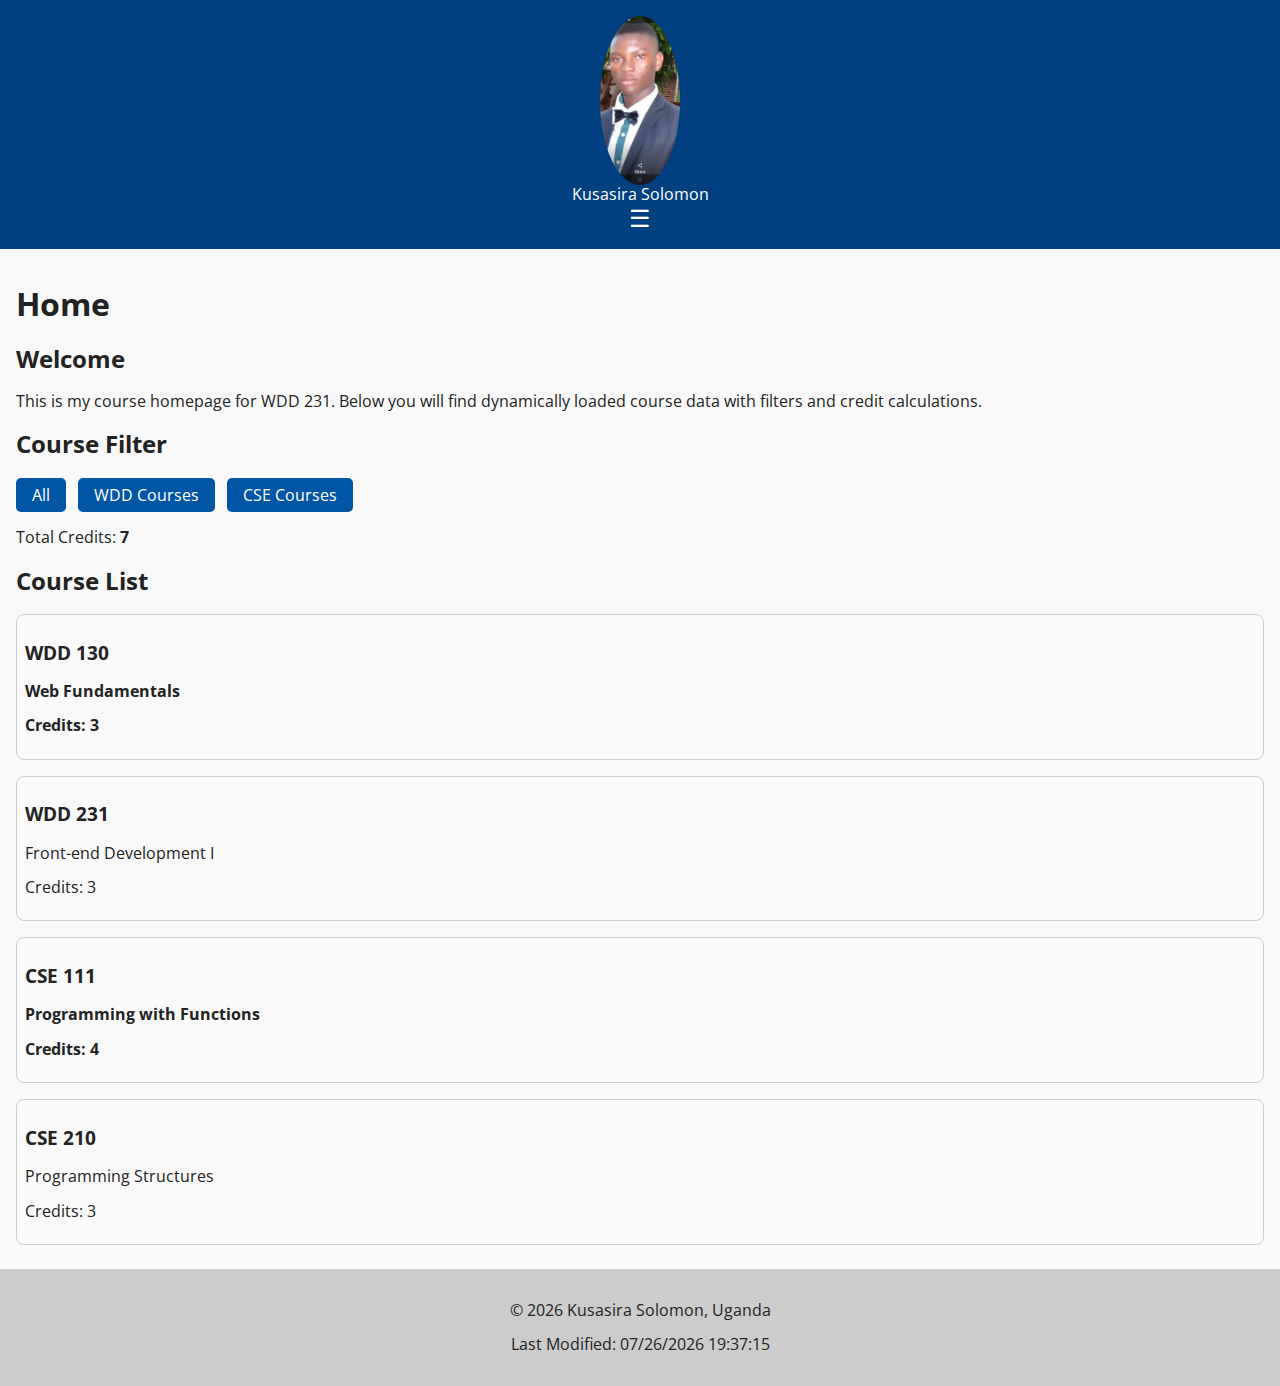
<file: index.html>
<!DOCTYPE html>
<html lang="en">
<head>
  <link rel="icon" href="favicon.ico">
  <meta charset="UTF-8" />
  <meta name="viewport" content="width=device-width, initial-scale=1.0" />
  <meta name="description" content="Course Home Page for WDD 231" />
  <meta name="author" content="Kusasira Solomon" />
  <title>WDD 231 - Course Home Page</title>
  <link rel="stylesheet" href="styles/normalize.css" />
  <link rel="stylesheet" href="styles/small.css" />
  <link rel="stylesheet" href="styles/large.css" />
  <link href="https://fonts.googleapis.com/css2?family=Open+Sans&display=swap" rel="stylesheet" />
  <script src="scripts/navigation.js" defer></script>
  <script src="scripts/date.js" defer></script>
  <script src="scripts/courses.js" defer></script>
</head>
<body>
  <header>
    <img src="images/profile.webp" alt="Profile photo" />
    <span>Kusasira Solomon</span>
    <button id="menu" aria-label="menu">&#9776;</button>
    <nav>
      <ul class="nav-menu">
        <li><a href="#" class="active">Home</a></li>
        <li><a href="#">Chamber</a></li>
        <li><a href="#">Final</a></li>
        <li><a href="https://github.com/yourusername" target="_blank">GitHub Profile</a></li>
        <li><a href="https://linkedin.com/in/yourprofile" target="_blank">LinkedIn</a></li>
      </ul>
    </nav>
  </header>

  <main>
    <h1>Home</h1>

    <section>
      <h2>Welcome</h2>
      <p>This is my course homepage for WDD 231. Below you will find dynamically loaded course data with filters and credit calculations.</p>
    </section>

    <section>
      <h2>Course Filter</h2>
      <div class="filter-buttons">
        <button onclick="filterCourses('all')">All</button>
        <button onclick="filterCourses('WDD')">WDD Courses</button>
        <button onclick="filterCourses('CSE')">CSE Courses</button>
      </div>
      <p>Total Credits: <strong><span id="totalCredits">0</span></strong></p>
    </section>

    <section>
      <h2>Course List</h2>
      <div id="courseContainer"></div>
    </section>
  </main>

  <footer>
    <p>&copy; <span id="year"></span> Kusasira Solomon, Uganda</p>
    <p id="lastModified"></p>
  </footer>
</body>
</html>
</file>
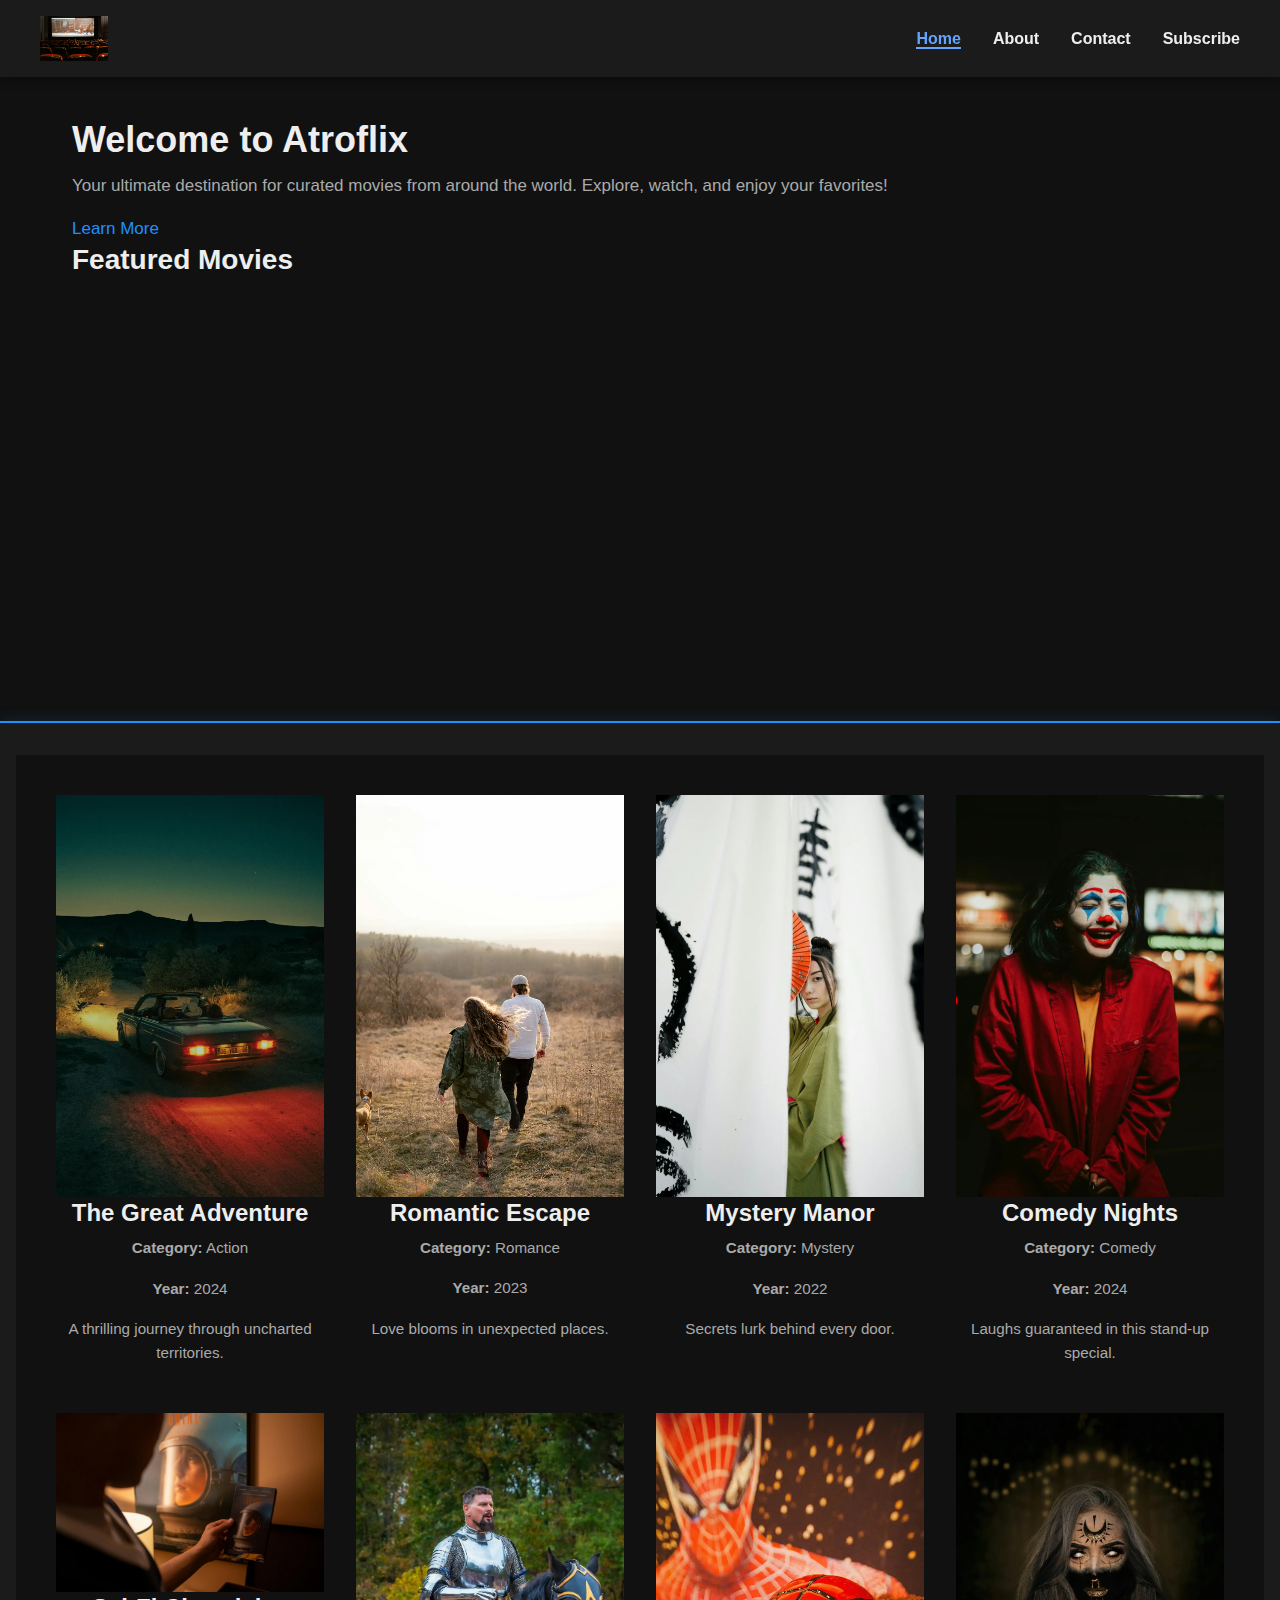
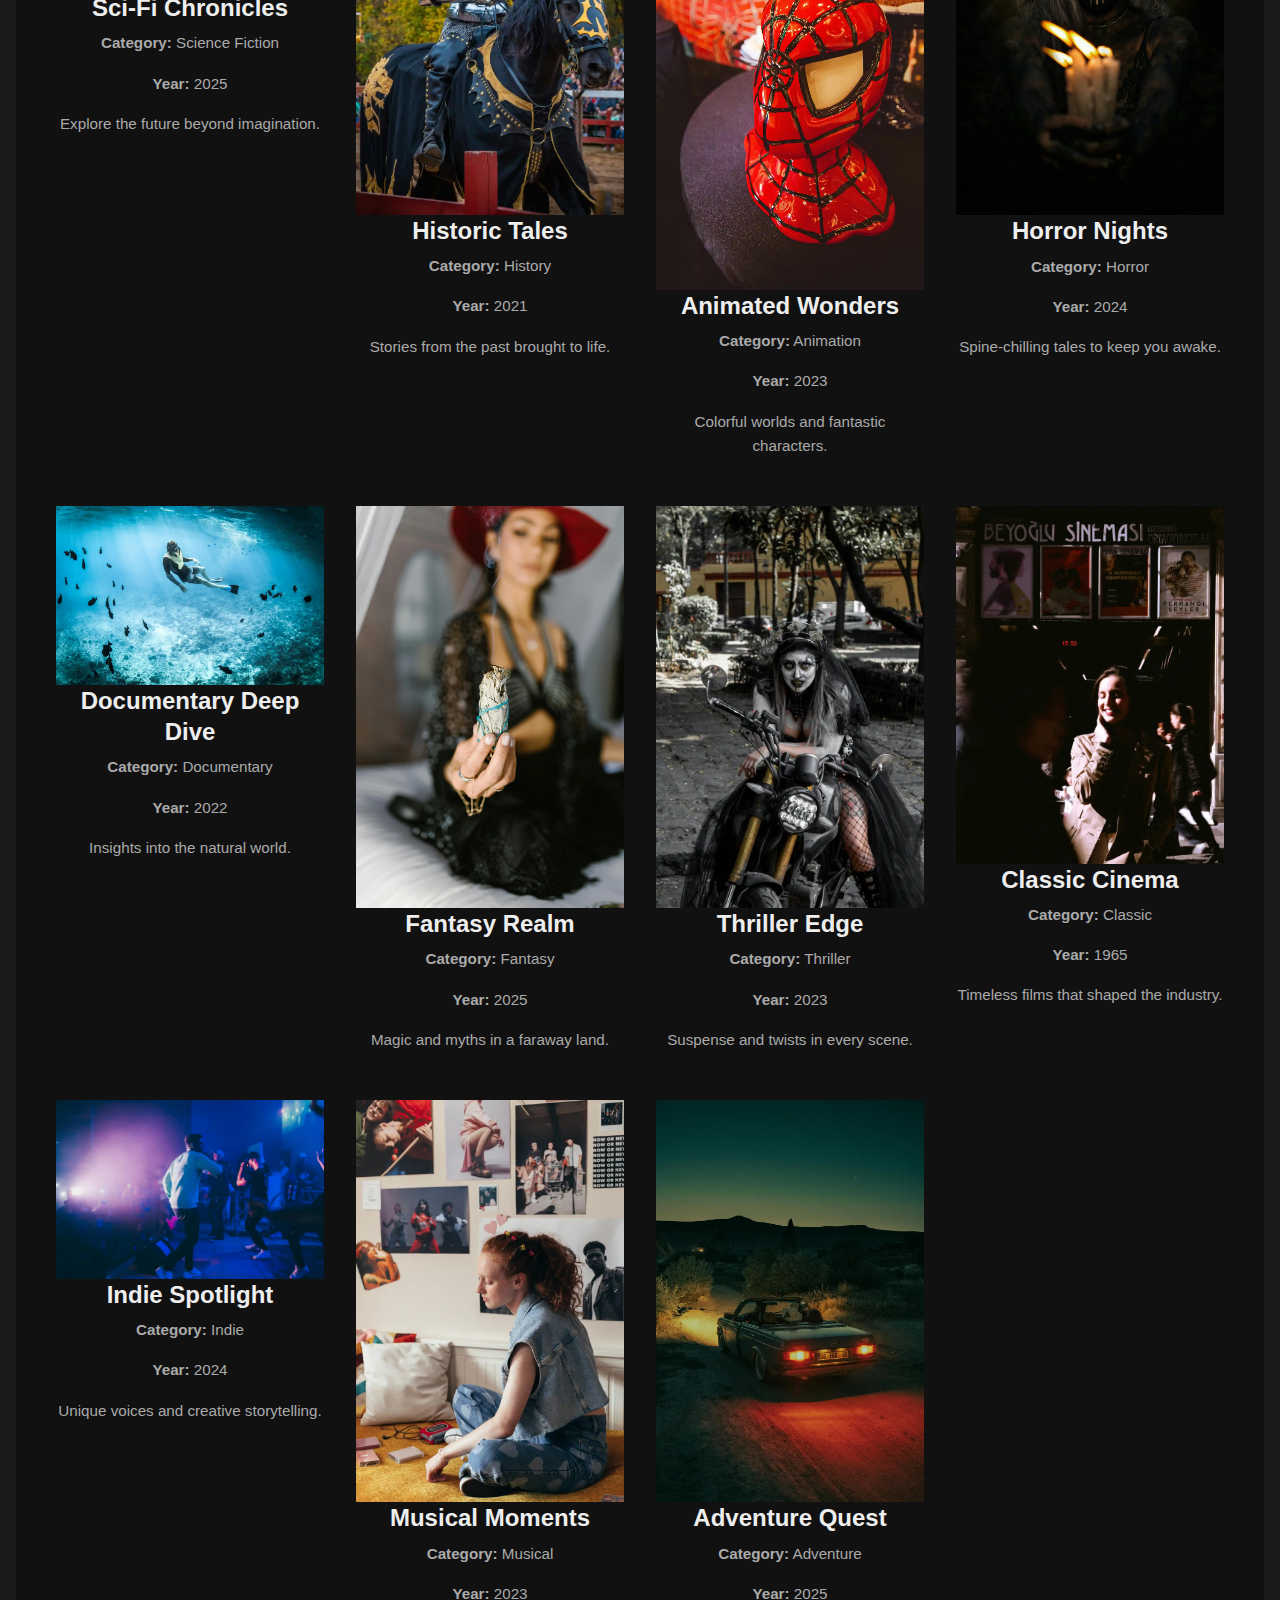
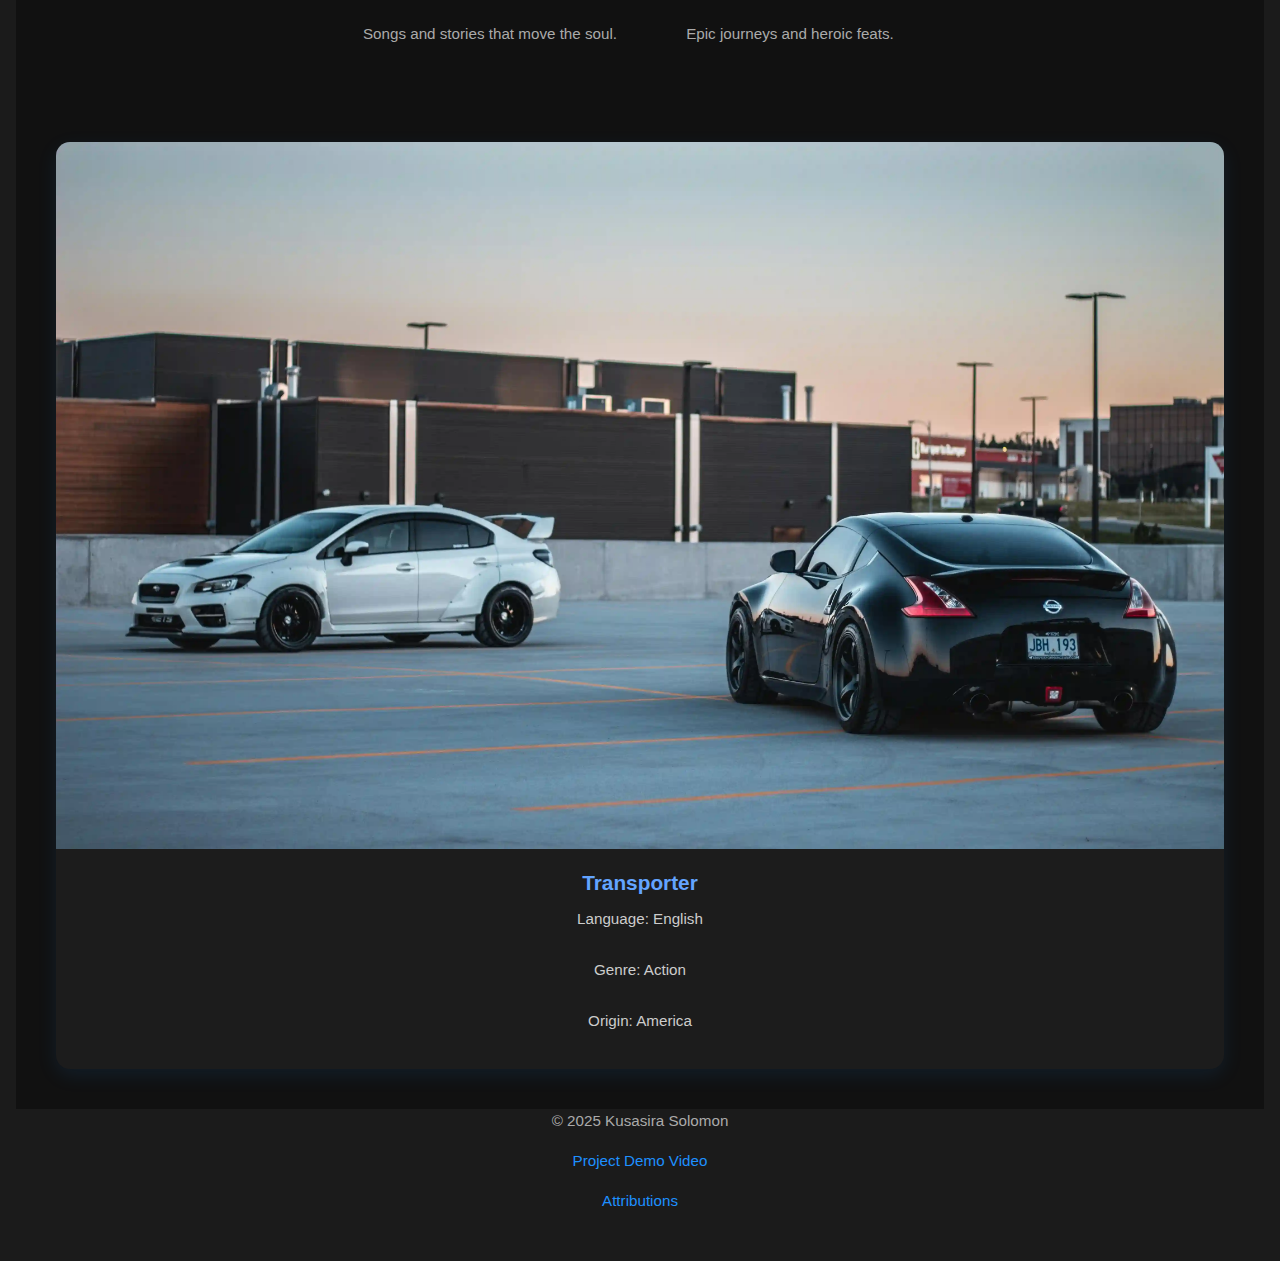
<file: chamber/finalproject/index.html>
<!DOCTYPE html>
<html lang="en">
<head>
  <meta charset="UTF-8" />
  <meta name="viewport" content="width=device-width, initial-scale=1" />
  
  <title>Atroflix - Home | Your Ultimate Movie Showcase</title>
  <meta name="description" content="Atroflix is your go-to site for discovering movies from all around the world. Explore, watch, and enjoy curated selections." />
  <meta name="author" content="Kusasira Solomon" />
  
  <!-- Open Graph for social sharing -->
  <meta property="og:title" content="Atroflix - Your Ultimate Movie Showcase" />
  <meta property="og:description" content="Discover and enjoy curated movies from around the world on Atroflix." />
  <meta property="og:type" content="website" />
  <meta property="og:url" content="https://kusasirasolomon.github.io/wdd231/finalproject/index.html" />
  <meta property="og:image" content="images/logo.png" />

  <!-- Favicon -->
  <link rel="icon" href="images/favico.png" type="image/png" />

  <!-- CSS -->
  <link rel="stylesheet" href="styles/base.css" />
  <link rel="stylesheet" href="styles/layout.css" />
  <link rel="stylesheet" href="styles/components.css" />
  <link rel="stylesheet" href="styles/responsive.css" />

  <!-- JavaScript -->
  <script type="module" defer src="js/main.js"></script>
</head>

<body>
  <header>
    <nav class="main-nav" aria-label="Primary navigation">
      <a href="index.html" class="logo" aria-label="Atroflix Home">
        <img src="images/logo.webp" alt="Atroflix Logo" />
      </a>
      <button class="nav-toggle" aria-controls="primary-menu" aria-expanded="false" aria-label="Toggle navigation">
        &#9776;
      </button>
      <ul id="primary-menu" class="nav-menu">
        <li><a href="index.html" aria-current="page">Home</a></li>
        <li><a href="about.html">About</a></li>
        <li><a href="contact.html">Contact</a></li>
        <li><a href="form-action.html">Subscribe</a></li>
      </ul>
    </nav>
  </header>

  <main>
    <section class="hero">
      <h1>Welcome to Atroflix</h1>
      <p>Your ultimate destination for curated movies from around the world. Explore, watch, and enjoy your favorites!</p>
      <a href="about.html" class="btn-primary">Learn More</a>
    </section>

    <section class="movie-showcase" aria-label="Featured Movies">
      <h2>Featured Movies</h2>
      <div id="movie-list" class="movie-list">
        <!-- JavaScript will dynamically populate movie cards here -->
      </div>
    </section>
  </main>

  <footer>
    <section id="items-container" class="items-grid" aria-live="polite"></section>
<section class="items-grid">
  <div class="items-card">
    <img src="images/sample-movie.webp" alt="Movie title poster" loading="lazy" />
    <div class="card-content">
      <h3>Transporter</h3>
      <p>Language: English</p>
      <p>Genre: Action</p>
      <p>Origin: America</p>
    </div>
  </div>
  <!-- repeat more .items-card -->
</section>

    <p>© 2025 Kusasira Solomon</p>
    <p>
      <a href="videos/demo-video.mp4" target="_blank" rel="noopener">Project Demo Video</a>
    </p>
    <p>
      <a href="attributions.html">Attributions</a>
    </p>
  </footer>
</body>
</html>
</file>
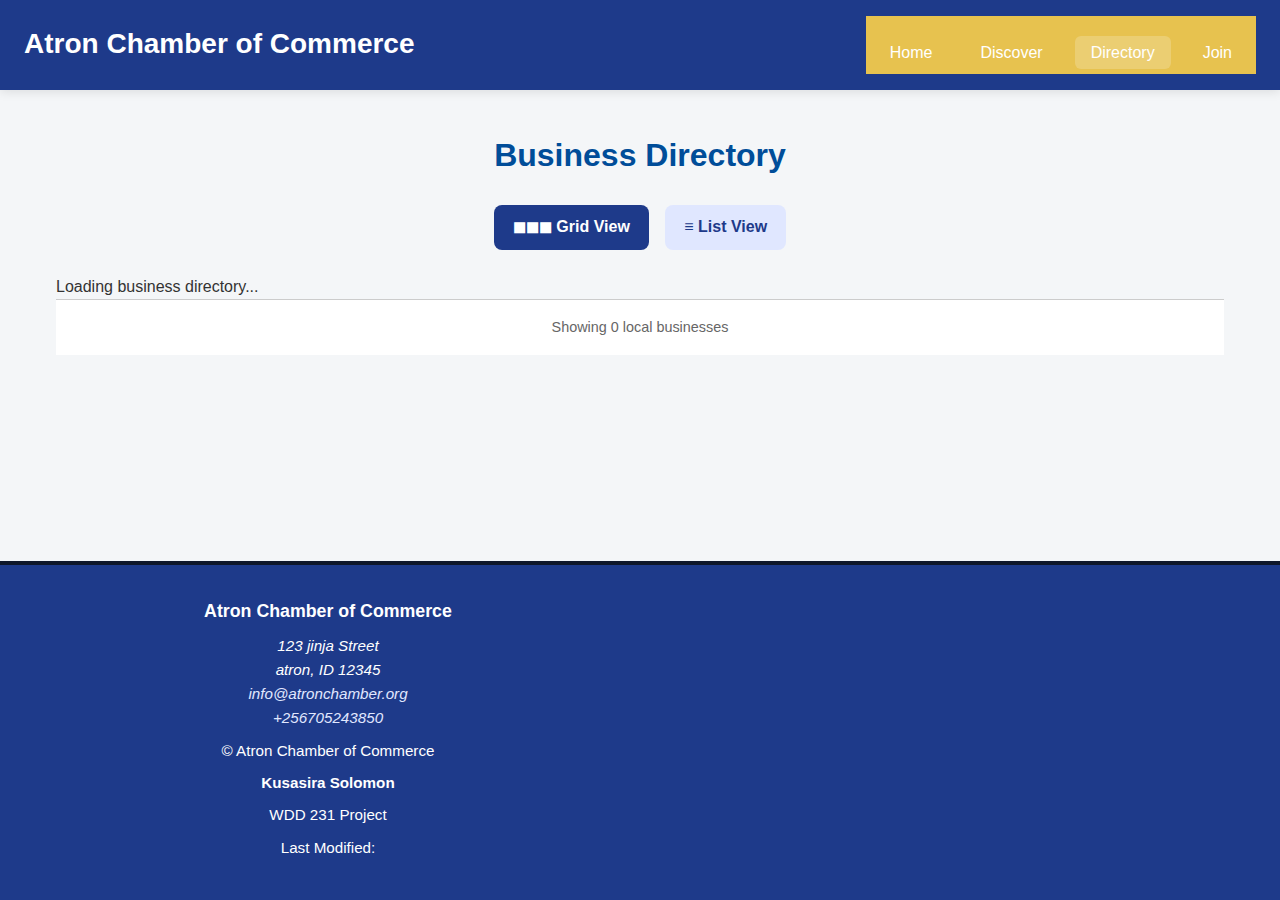
<file: chamber/directory.html>
<!DOCTYPE html>
<html lang="en">
<head>
    <meta charset="UTF-8">
    <meta name="viewport" content="width=device-width, initial-scale=1.0">
    <meta name="description" content="Timbuktu Chamber of Commerce Business Directory">
    <meta name="author" content="Your Name">
    <meta property="og:title" content="Timbuktu Chamber of Commerce Directory">
    <meta property="og:type" content="website">
    <meta property="og:image" content="https://yourusername.github.io/wdd231/chamber/images/social-preview.jpg">
    <meta property="og:url" content="https://yourusername.github.io/wdd231/chamber/directory.html">
    <title>Business Directory | Atron Chamber of Commerce</title>
    <link rel="stylesheet" href="styles/normalize.css">
    <link rel="stylesheet" href="styles/base.css">
    <link rel="stylesheet" href="styles/larger.css">
    <link rel="stylesheet" href="styles/hf.css">
    <link rel="stylesheet" href="styles/modernise.css">
    <link rel="icon" href="favicon.ico">
    
</head>
<body>
    <header>
        <div class="header-content">
            <h1>Atron Chamber of Commerce</h1>
            <button id="menu-button" aria-label="Navigation Menu">☰</button>
        </div>
        <nav id="primary-nav">
            <ul>
                <li><a href="index.html">Home</a></li>
                <li><a href="discover.html">Discover</a></li>
                <li><a href="directory.html" class="active">Directory</a></li>
                <li><a href="join.html">Join</a></li>
            </ul>
        </nav>
    </header>

    <main class="directory-main">
        <div class="directory-header">
            <h2>Business Directory</h2>
            <div class="view-controls">
                <button id="grid-view-btn" class="active" aria-pressed="true">
                    <span class="icon">◼◼◼</span> Grid View
                </button>
                <button id="list-view-btn" aria-pressed="false">
                    <span class="icon">≡</span> List View
                </button>
            </div>
        </div>

        <div id="members-container" class="grid-view">
            <!-- Member cards will be dynamically inserted here by JavaScript -->
            <div class="loading-message">Loading business directory...</div>
        </div>

        <div class="directory-footer">
            <p>Showing <span id="member-count">0</span> local businesses</p>
        </div>
    </main>

    <footer>
        <div class="footer-content">
            <div class="contact-info">
                <h3>Atron Chamber of Commerce</h3>
                <address>
                    <p>123 jinja Street<br>atron, ID 12345</p>
                    <p><a href="mailto:info@atronchamber.org">info@atronchamber.org</a></p>
                    <p><a href="tel:+12085551234">+256705243850</a></p>
                </address>
            </div>
            <div class="dev-info">
                <p>&copy;<span id="current-year"></span> Atron Chamber of Commerce</p>
                <p><strong>Kusasira Solomon</strong></p>
                <p>WDD 231 Project</p>
                <p>Last Modified: <span id="last-modified"></span></p>
            </div>
        </div>
    </footer>

    <script src="data/members.json"></script>
    <script src="scripts/directory.js"></script>
</body>
</html>
</file>
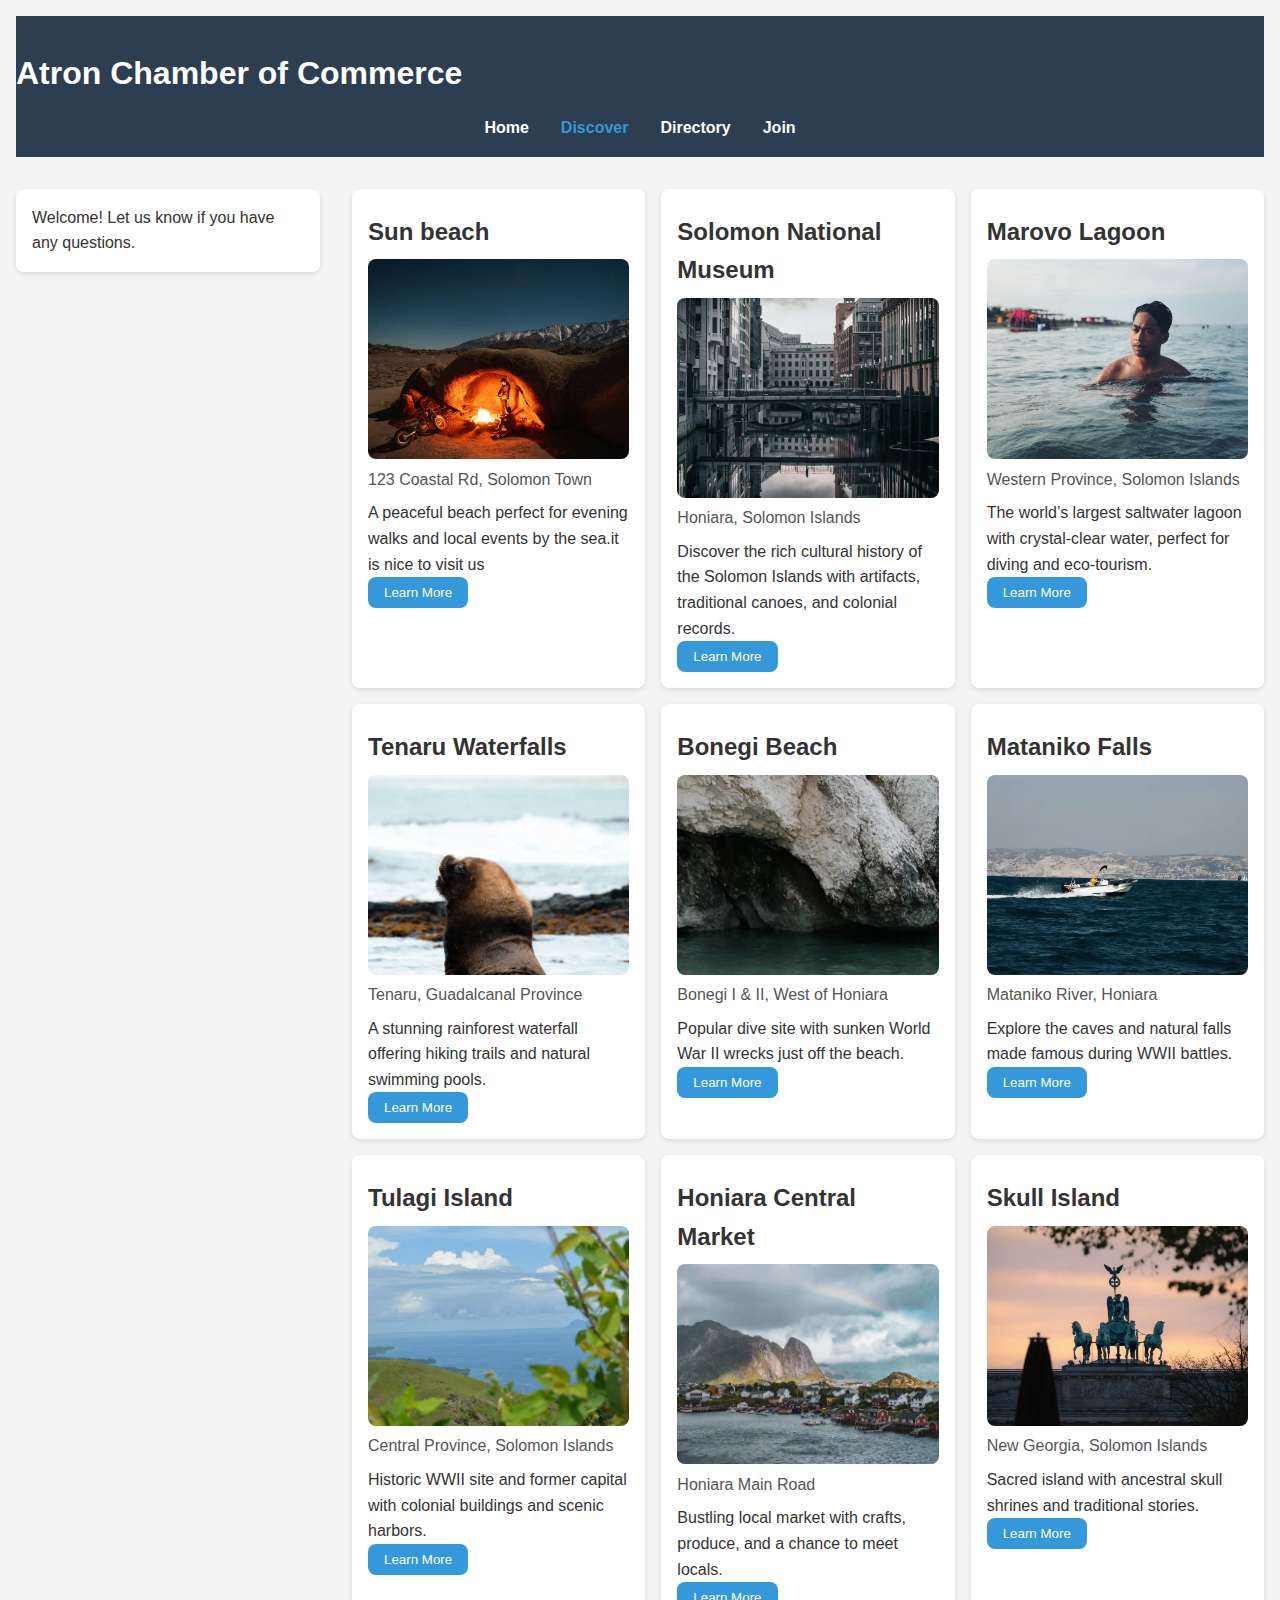
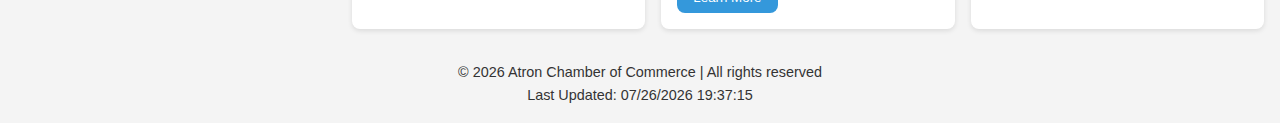
<file: chamber/discover.html>
<!DOCTYPE html>
<html lang="en">
<head>
  <meta charset="UTF-8" />
  <meta name="viewport" content="width=device-width, initial-scale=1.0" />
  <title>Discover - Atron Chamber of Commerce</title>
  <link rel="stylesheet" href="styles/base1.css" />
  <link rel="stylesheet" href="styles/large1.css" />
  <script defer src="scripts/discover.js"></script>
</head>
<body>
  <header>
    <h1>Atron Chamber of Commerce</h1>
    <nav>
      <ul>
        <li><a href="index.html">Home</a></li>
        <li><a href="discover.html" class="active">Discover</a></li>
        <li><a href="directory.html">Directory</a></li>
        <li><a href="join.html">Join</a></li>
      </ul>
    </nav>
  </header>

  <main class="discover-grid">
    <aside id="visit-message" class="sidebar">
      <!-- Visitor message will go here -->
    </aside>

    <section class="card-container">
      <!-- Card 1 -->
      <div class="card">
        <h2>Sun beach</h2>
        <figure><img src="images/placeholder.webp" alt="Description" loading="lazy" /></figure>
        <address>123 Coastal Rd, Solomon Town</address>
        <p>A peaceful beach perfect for evening walks and local events by the sea.it is nice to visit us</p>
        <button>Learn More</button>
      </div>

      <!-- Repeat the above card structure 7 more times -->
      <!-- Card 2–8: Fill in or dynamically load from JSON -->
    </section>
  </main>

  <footer>
    <p>&copy; <span id="year"></span> Atron Chamber of Commerce | All rights reserved</p>
    <p>Last Updated: <span id="lastModified"></span></p>
  </footer>

  <script>
    document.getElementById("year").textContent = new Date().getFullYear();
    document.getElementById("lastModified").textContent = document.lastModified;
  </script>
</body>
</html>
</file>
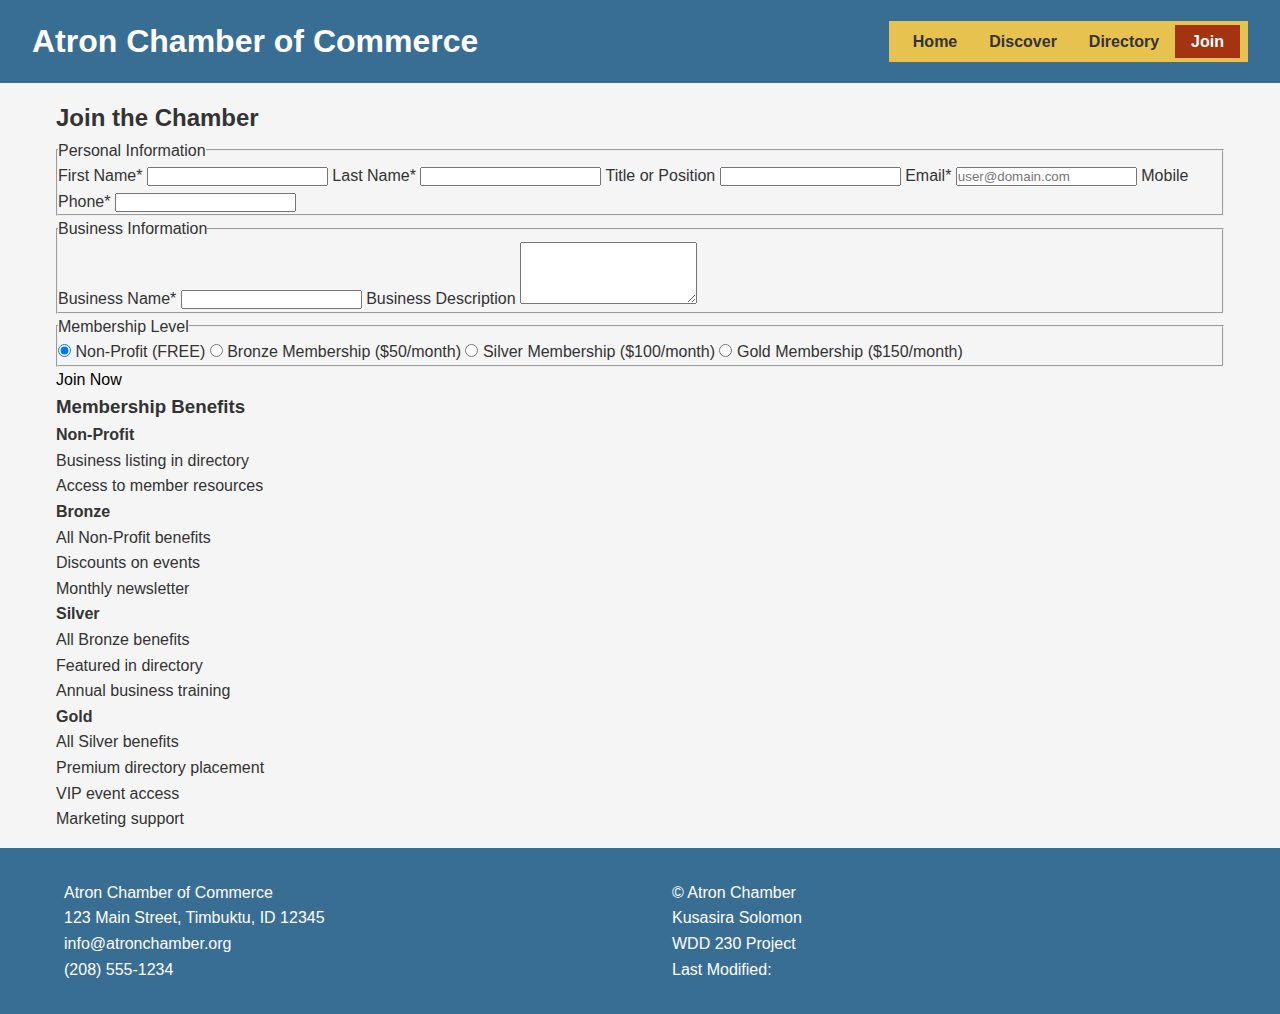
<file: chamber/join.html>
<!DOCTYPE html>
<html lang="en">
<head>
    <meta charset="UTF-8">
    <meta name="viewport" content="width=device-width, initial-scale=1.0">
    <meta name="description" content="Join the Timbuktu Chamber of Commerce to grow your business">
    <meta name="author" content="Your Name">
    <title>Join the Chamber | Atron Chamber of Commerce</title>
    <link rel="stylesheet" href="styles/normalize.css">
    <link rel="stylesheet" href="styles/base.css">
    <link rel="stylesheet" href="styles/larger.css">
    <link rel="icon" href="favicon.ico">
</head>
<body>
    <header>
        <h1>Atron Chamber of Commerce</h1>
        <button id="menu-button">☰</button>
        <nav>
            <ul>
                <li><a href="index.html">Home</a></li>
                <li><a href="discover.html">Discover</a></li>
                <li><a href="directory.html">Directory</a></li>
                <li><a href="join.html" class="active">Join</a></li>
            </ul>
        </nav>
    </header>

    <main>
        <h2>Join the Chamber</h2>
        
        <form id="join-form" method="get" action="thankyou.html">
            <fieldset>
                <legend>Personal Information</legend>
                <label for="first-name">First Name* <input type="text" id="first-name" name="first-name" required></label>
                <label for="last-name">Last Name* <input type="text" id="last-name" name="last-name" required></label>
                <label for="title">Title or Position <input type="text" id="title" name="title" pattern="[A-Za-z -]{7,}" title="Minimum 7 characters, only letters, hyphens, and spaces"></label>
                <label for="email">Email* <input type="email" id="email" name="email" placeholder="user@domain.com" required></label>
                <label for="phone">Mobile Phone* <input type="tel" id="phone" name="phone" required></label>
            </fieldset>

            <fieldset>
                <legend>Business Information</legend>
                <label for="business-name">Business Name* <input type="text" id="business-name" name="business-name" required></label>
                <label for="business-description">Business Description <textarea id="business-description" name="business-description" rows="4"></textarea></label>
            </fieldset>

            <fieldset>
                <legend>Membership Level</legend>
                <label><input type="radio" name="membership" value="np" checked> Non-Profit (FREE)</label>
                <label><input type="radio" name="membership" value="bronze"> Bronze Membership ($50/month)</label>
                <label><input type="radio" name="membership" value="silver"> Silver Membership ($100/month)</label>
                <label><input type="radio" name="membership" value="gold"> Gold Membership ($150/month)</label>
            </fieldset>

            <input type="hidden" id="timestamp" name="timestamp">
            
            <button type="submit">Join Now</button>
        </form>

        <section class="membership-benefits">
            <h3>Membership Benefits</h3>
            <div class="benefits-grid">
                <div class="benefit-card">
                    <h4>Non-Profit</h4>
                    <ul>
                        <li>Business listing in directory</li>
                        <li>Access to member resources</li>
                    </ul>
                </div>
                <div class="benefit-card">
                    <h4>Bronze</h4>
                    <ul>
                        <li>All Non-Profit benefits</li>
                        <li>Discounts on events</li>
                        <li>Monthly newsletter</li>
                    </ul>
                </div>
                <div class="benefit-card">
                    <h4>Silver</h4>
                    <ul>
                        <li>All Bronze benefits</li>
                        <li>Featured in directory</li>
                        <li>Annual business training</li>
                    </ul>
                </div>
                <div class="benefit-card">
                    <h4>Gold</h4>
                    <ul>
                        <li>All Silver benefits</li>
                        <li>Premium directory placement</li>
                        <li>VIP event access</li>
                        <li>Marketing support</li>
                    </ul>
                </div>
            </div>
        </section>
    </main>

    <footer>
        <div class="contact-info">
            <p>Atron Chamber of Commerce</p>
            <p>123 Main Street, Timbuktu, ID 12345</p>
            <p>info@atronchamber.org</p>
            <p>(208) 555-1234</p>
        </div>
        <div class="dev-info">
            <p>&copy;<span id="current-year"></span> Atron Chamber</p>
            <p>Kusasira Solomon</p>
            <p>WDD 230 Project</p>
            <p>Last Modified: <span id="last-modified"></span></p>
        </div>
    </footer>

    <script src="scripts/join.js"></script>
</body>
</html>
</file>
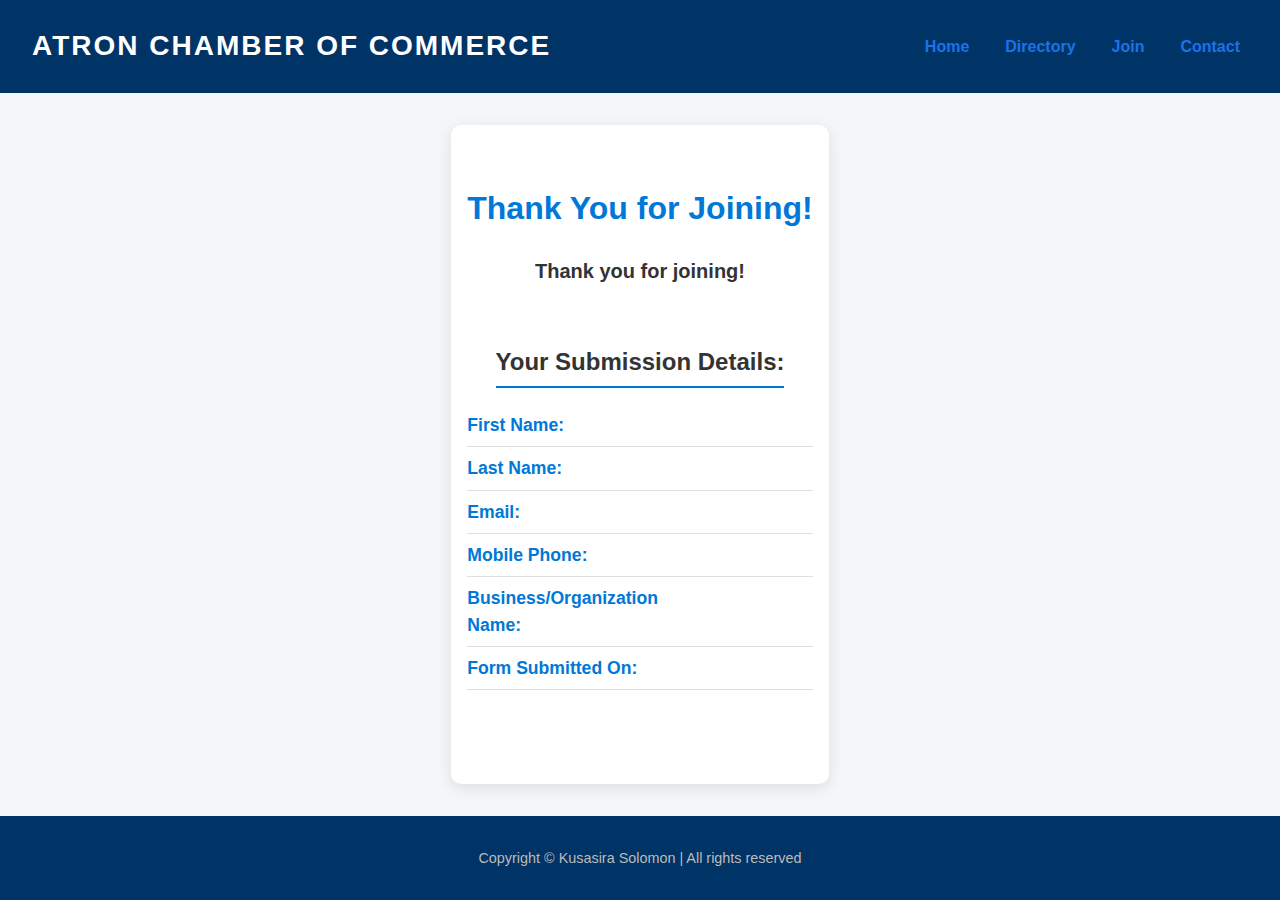
<file: chamber/thankyou.html>
<!DOCTYPE html>
<html lang="en">
<head>
  <meta charset="UTF-8" />
  <meta name="viewport" content="width=device-width, initial-scale=1" />
  <title>Thank You - Chamber Membership</title>
  <link rel="stylesheet" href="styles/thankyou.css" />
</head>
<body>
  <header>
    <h1>Atron Chamber of Commerce</h1>
    <nav>
      <a href="index.html">Home</a>
      <a href="directory.html">Directory</a>
      <a href="join.html">Join</a>
      <a href="contact.html">Contact</a>
    </nav>
  </header>

  <main>
    <section class="thankyou-message">
      <h2>Thank You for Joining!</h2>
      <p id="greeting"></p>
      <h3>Your Submission Details:</h3>
      <ul>
        <li><strong>First Name:</strong> <span id="firstName"></span></li>
        <li><strong>Last Name:</strong> <span id="lastName"></span></li>
        <li><strong>Email:</strong> <span id="email"></span></li>
        <li><strong>Mobile Phone:</strong> <span id="phone"></span></li>
        <li><strong>Business/Organization Name:</strong> <span id="business"></span></li>
        <li><strong>Form Submitted On:</strong> <span id="timestamp"></span></li>
      </ul>
    </section>
  </main>

  <footer>
    <p>Copyright © Kusasira Solomon | All rights reserved</p>
  </footer>
<script src="scripts/thankyou.js" defer></script>

</body>
</html>
</file>
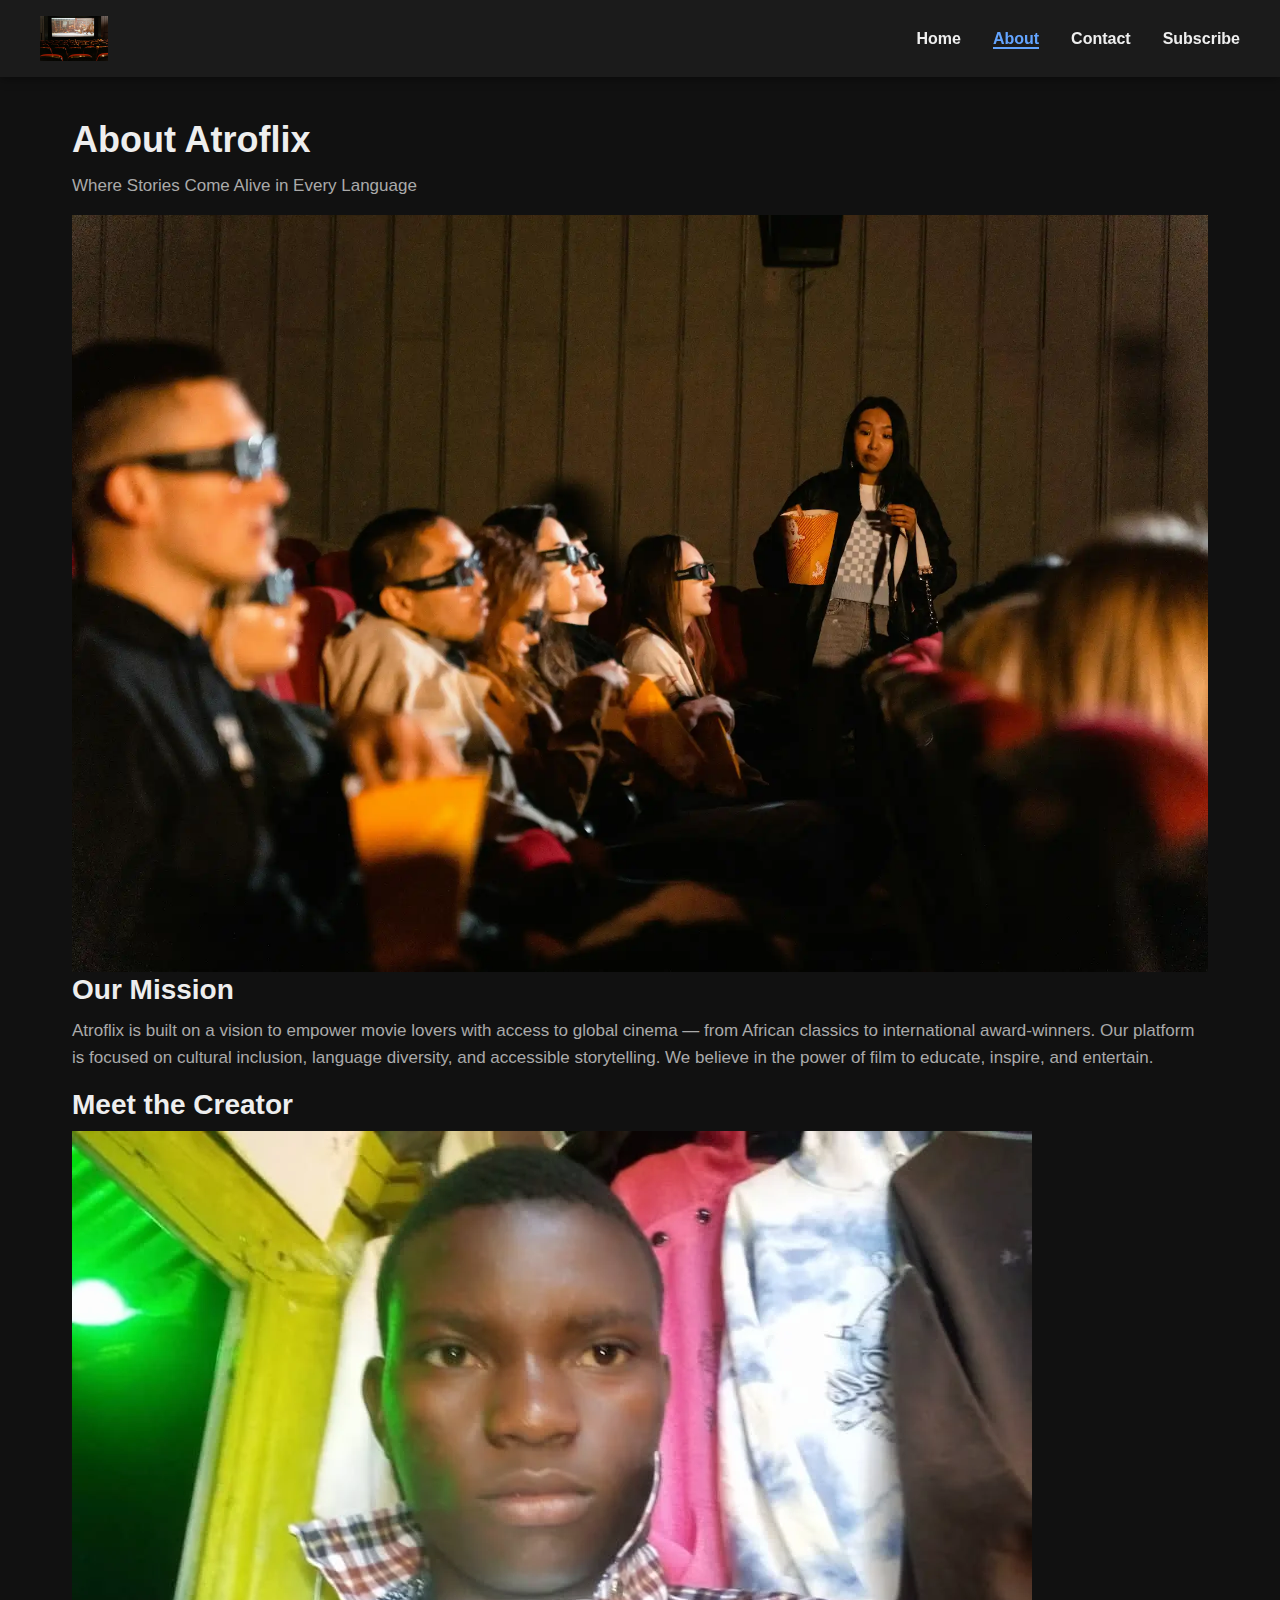
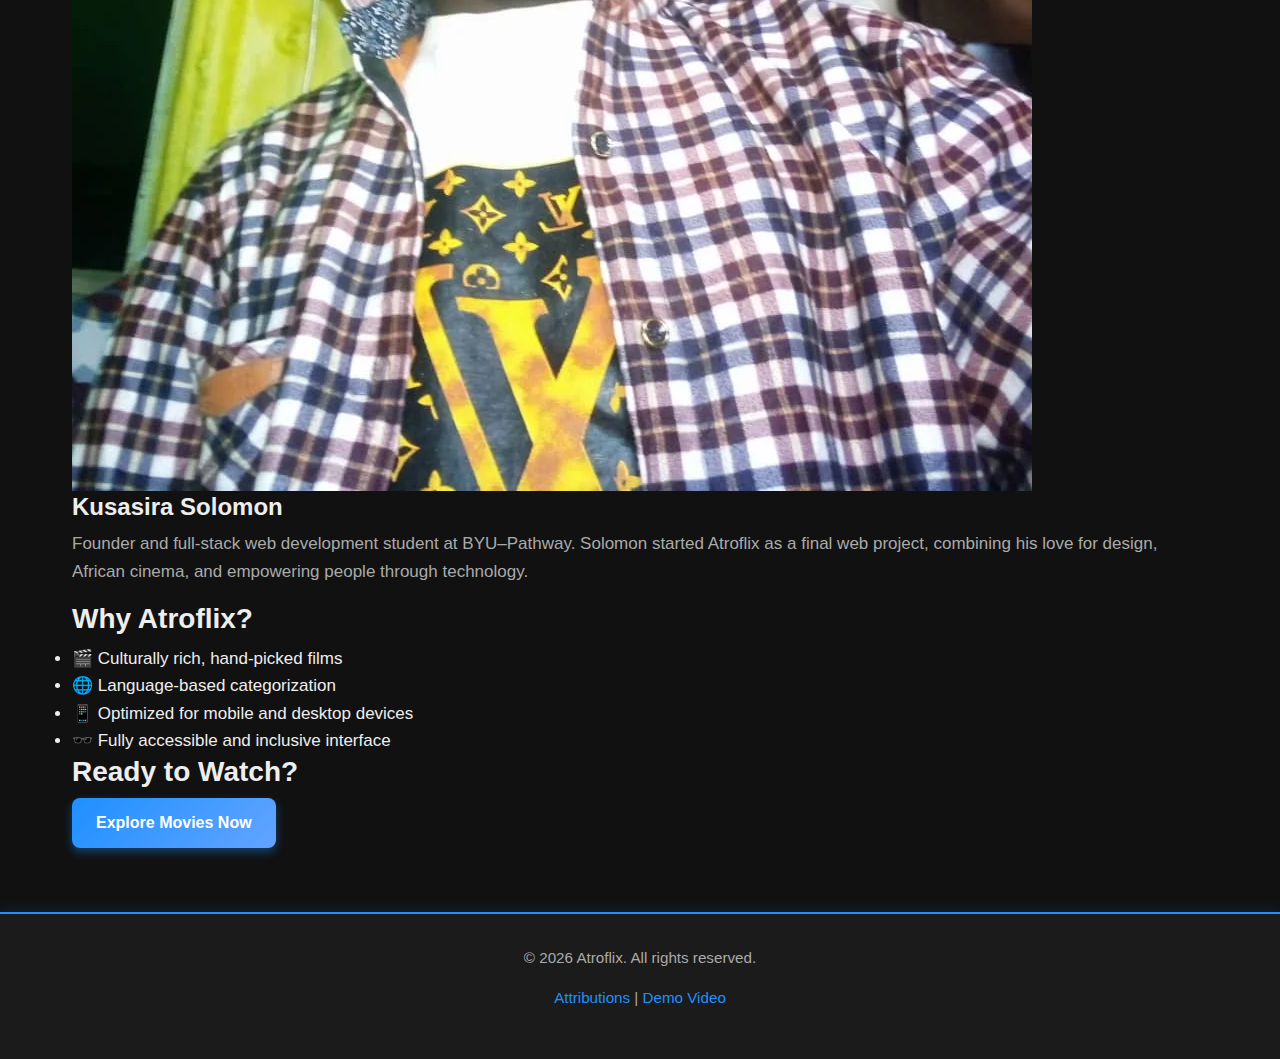
<file: chamber/finalproject/about.html>
<!DOCTYPE html>
<html lang="en">
<head>
  <meta charset="UTF-8" />
  <meta name="viewport" content="width=device-width, initial-scale=1" />

  <title>About Atroflix | Your Ultimate Movie Showcase</title>
  <meta name="description" content="Learn about Atroflix, our mission to bring you curated movies from around the world." />
  <meta name="author" content="Kusasira Solomon" />

  <!-- Open Graph -->
  <meta property="og:title" content="About Atroflix" />
  <meta property="og:description" content="Learn about Atroflix, your ultimate movie showcase platform." />
  <meta property="og:type" content="website" />
  <meta property="og:url" content="https://kusasirasolomon.github.io/wdd231/finalproject/about.html" />
  <meta property="og:image" content="images/logo.png" />

  <!-- Favicon -->
  <link rel="icon" href="images/favico.png" type="image/png" />

  <!-- CSS -->
  <link rel="stylesheet" href="styles/base.css" />
  <link rel="stylesheet" href="styles/layout.css" />
  <link rel="stylesheet" href="styles/components.css" />
  <link rel="stylesheet" href="styles/responsive.css" />

  <!-- JavaScript -->
  <script type="module" defer src="js/main.js"></script>
</head>

<body>
  <header>
    <nav class="main-nav" aria-label="Primary navigation">
      <a href="index.html" class="logo" aria-label="Atroflix Home">
        <img src="images/logo.webp" alt="Atroflix Logo" />
      </a>
      <button class="nav-toggle" aria-controls="primary-menu" aria-expanded="false" aria-label="Toggle navigation">
        &#9776;
      </button>
      <ul id="primary-menu" class="nav-menu">
        <li><a href="index.html">Home</a></li>
        <li><a href="about.html" aria-current="page">About</a></li>
        <li><a href="contact.html">Contact</a></li>
        <li><a href="form-action.html">Subscribe</a></li>
      </ul>
    </nav>
  </header>

  <main>
    <section class="hero">
      <h1>About Atroflix</h1>
      <p class="tagline">Where Stories Come Alive in Every Language</p>
      <img src="images/peoplewatching.webp" alt="People watching movies on various devices" loading="lazy" />
    </section>

    <section class="mission">
      <h2>Our Mission</h2>
      <p>
        Atroflix is built on a vision to empower movie lovers with access to global cinema —
        from African classics to international award-winners. Our platform is focused on cultural inclusion,
        language diversity, and accessible storytelling. We believe in the power of film to educate, inspire, and entertain.
      </p>
    </section>

    <section class="team">
      <h2>Meet the Creator</h2>
      <article class="team-member">
        <img src="images/founder.webp" alt="Founder Kusasira Solomon" loading="lazy" />
        <div>
          <h3>Kusasira Solomon</h3>
          <p>
            Founder and full-stack web development student at BYU–Pathway. Solomon started Atroflix as a final web project,
            combining his love for design, African cinema, and empowering people through technology.
          </p>
        </div>
      </article>
    </section>

    <section class="why">
      <h2>Why Atroflix?</h2>
      <ul>
        <li>🎬 Culturally rich, hand-picked films</li>
        <li>🌐 Language-based categorization</li>
        <li>📱 Optimized for mobile and desktop devices</li>
        <li>🕶️ Fully accessible and inclusive interface</li>
      </ul>
    </section>

    <section class="call-to-action">
      <h2>Ready to Watch?</h2>
      <p><a href="index.html" class="btn">Explore Movies Now</a></p>
    </section>
  </main>

  <footer>
    <p>&copy; <span id="year"></span> Atroflix. All rights reserved.</p>
    <p><a href="attributions.html">Attributions</a> | <a href="https://youtu.be/your-demo-video" target="_blank" rel="noopener">Demo Video</a></p>
  </footer>

  <script>
    document.getElementById("year").textContent = new Date().getFullYear();
  </script>
</body>
</html>
</file>
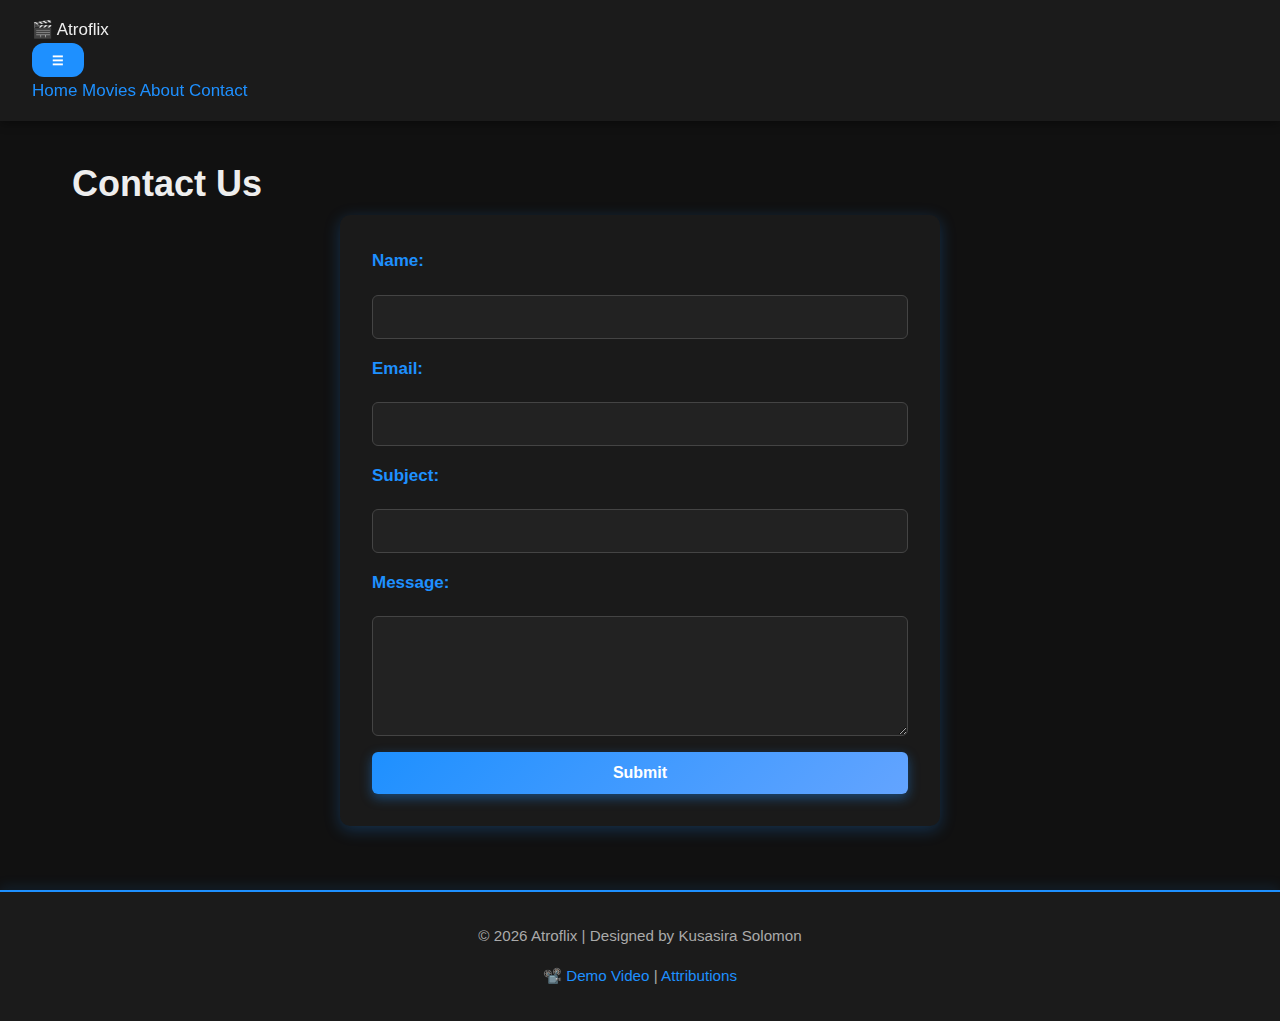
<file: chamber/finalproject/contact.html>
<!DOCTYPE html>
<html lang="en">
<head>
  <meta charset="UTF-8" />
  <meta name="viewport" content="width=device-width, initial-scale=1.0" />
  <meta name="description" content="Submit your message to Atroflix." />
  <meta name="author" content="Kusasira Solomon" />
  <title>Atroflix | Contact Form</title>
  <link rel="stylesheet" href="styles/base.css" />
  <link rel="stylesheet" href="styles/layout.css" />
  <link rel="stylesheet" href="styles/components.css" />
  <link rel="stylesheet" href="styles/responsive.css" />
  <link rel="icon" href="favicon.ico" type="image/x-icon" />
</head>
<body>
  <header>
    <div class="logo">🎬 Atroflix</div>
    <button id="menuBtn" aria-label="Toggle Navigation">☰</button>
    <nav id="navMenu">
      <a href="index.html">Home</a>
      <a href="movies.html">Movies</a>
      <a href="about.html">About</a>
      <a href="contact.html" class="active">Contact</a>
    </nav>
  </header>

  <main>
    <h1>Contact Us</h1>
    <form action="form-action.html" method="get">
      <label for="name">Name:</label>
      <input type="text" id="name" name="name" required />

      <label for="email">Email:</label>
      <input type="email" id="email" name="email" required />

      <label for="subject">Subject:</label>
      <input type="text" id="subject" name="subject" />

      <label for="message">Message:</label>
      <textarea id="message" name="message" rows="5" required></textarea>

      <button type="submit">Submit</button>
    </form>
  </main>

  <footer>
    <p>&copy; <span id="year"></span> Atroflix | Designed by Kusasira Solomon</p>
    <a href="video.html">📽️ Demo Video</a> | 
    <a href="attributions.html">Attributions</a>
  </footer>

  <script>
    document.getElementById('year').textContent = new Date().getFullYear();
  </script>
</body>
</html>
</file>
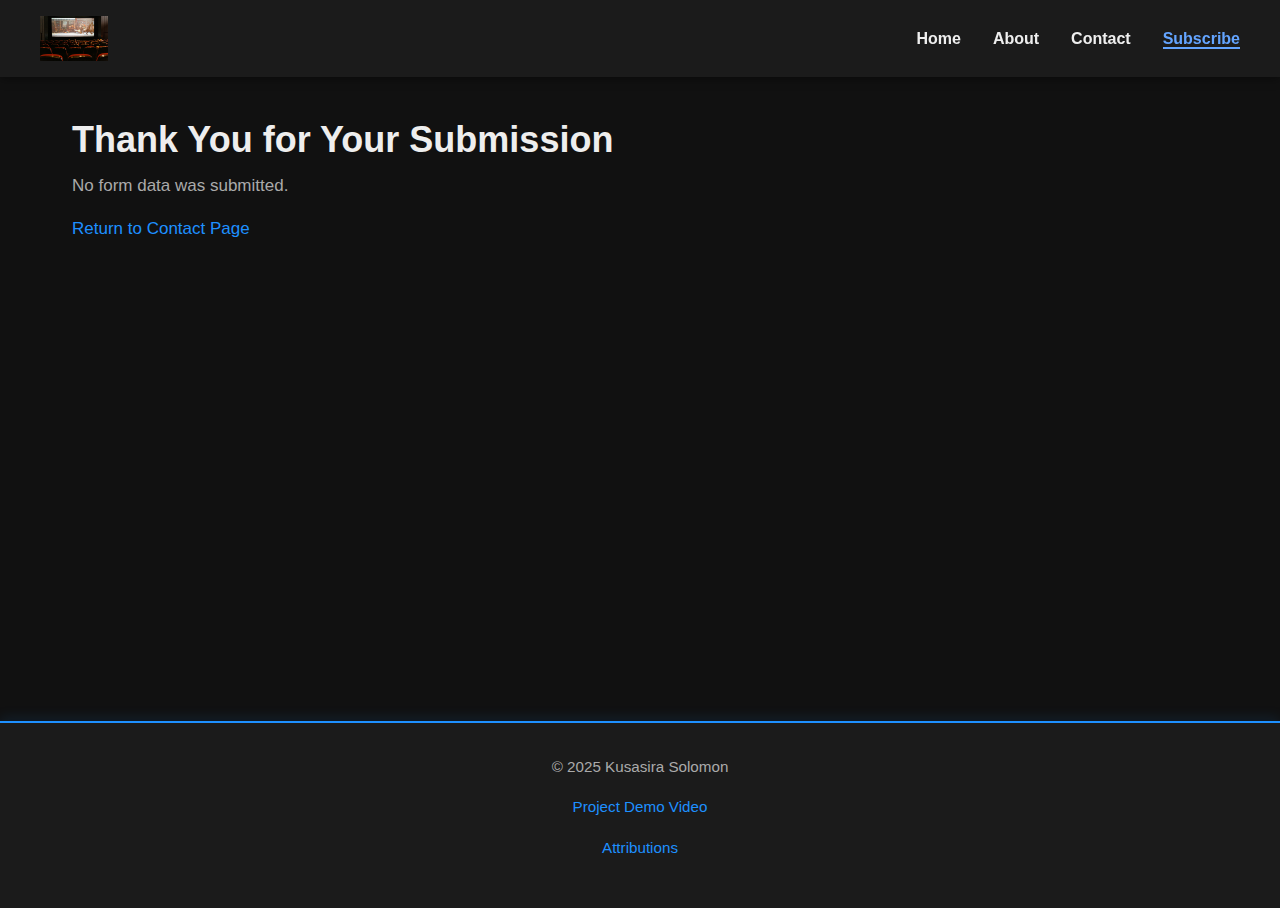
<file: chamber/finalproject/form-action.html>
<!DOCTYPE html>
<html lang="en">
<head>
  <meta charset="UTF-8" />
  <meta name="viewport" content="width=device-width, initial-scale=1" />

  <title>Form Submission - Atroflix</title>
  <meta name="description" content="View your submitted form data from Atroflix contact form." />
  <meta name="author" content="Kusasira Solomon" />

  <!-- Open Graph -->
  <meta property="og:title" content="Form Submission - Atroflix" />
  <meta property="og:description" content="View your submitted form data from Atroflix contact form." />
  <meta property="og:type" content="website" />
  <meta property="og:url" content="https://kusasirasolomon.github.io/wdd231/finalproject/form-action.html" />
  <meta property="og:image" content="images/logo.webp" />

  <!-- Favicon -->
  <link rel="icon" href="images/favico.png" type="image/png" />

  <!-- CSS -->
  <link rel="stylesheet" href="styles/base.css" />
  <link rel="stylesheet" href="styles/layout.css" />
  <link rel="stylesheet" href="styles/components.css" />
  <link rel="stylesheet" href="styles/responsive.css" />

  <!-- JavaScript -->
  <script defer>
    // Parse URL-encoded form data from POST or GET (for demo, using GET here)
    document.addEventListener('DOMContentLoaded', () => {
      const params = new URLSearchParams(window.location.search);
      const output = document.getElementById('formDataOutput');

      if (!params.toString()) {
        output.innerHTML = '<p>No form data was submitted.</p>';
        return;
      }

      const name = params.get('name') || 'N/A';
      const email = params.get('email') || 'N/A';
      const subject = params.get('subject') || 'N/A';
      const message = params.get('message') || 'N/A';

      output.innerHTML = `
        <h2>Submitted Information</h2>
        <dl>
          <dt>Name:</dt><dd>${name}</dd>
          <dt>Email:</dt><dd>${email}</dd>
          <dt>Subject:</dt><dd>${subject}</dd>
          <dt>Message:</dt><dd>${message}</dd>
        </dl>
      `;
    });
  </script>
</head>
<body>
  <header>
    <nav class="main-nav" aria-label="Primary navigation">
      <a href="index.html" class="logo" aria-label="Atroflix Home">
        <img src="images/logo.webp" alt="Atroflix Logo" />
      </a>
      <button class="nav-toggle" aria-controls="primary-menu" aria-expanded="false" aria-label="Toggle navigation">
        &#9776;
      </button>
      <ul id="primary-menu" class="nav-menu">
        <li><a href="index.html">Home</a></li>
        <li><a href="about.html">About</a></li>
        <li><a href="contact.html">Contact</a></li>
        <li><a href="form-action.html" aria-current="page">Subscribe</a></li>
      </ul>
    </nav>
  </header>

  <main>
    <section class="form-result">
      <h1>Thank You for Your Submission</h1>
      <div id="formDataOutput" aria-live="polite"></div>
      <p><a href="contact.html">Return to Contact Page</a></p>
    </section>
  </main>

  <footer>
    <p>© 2025 Kusasira Solomon</p>
    <p>
      <a href="videos/demo-video.mp4" target="_blank" rel="noopener">Project Demo Video</a>
    </p>
    <p>
      <a href="attributions.html">Attributions</a>
    </p>
  </footer>
</body>
</html>
</file>
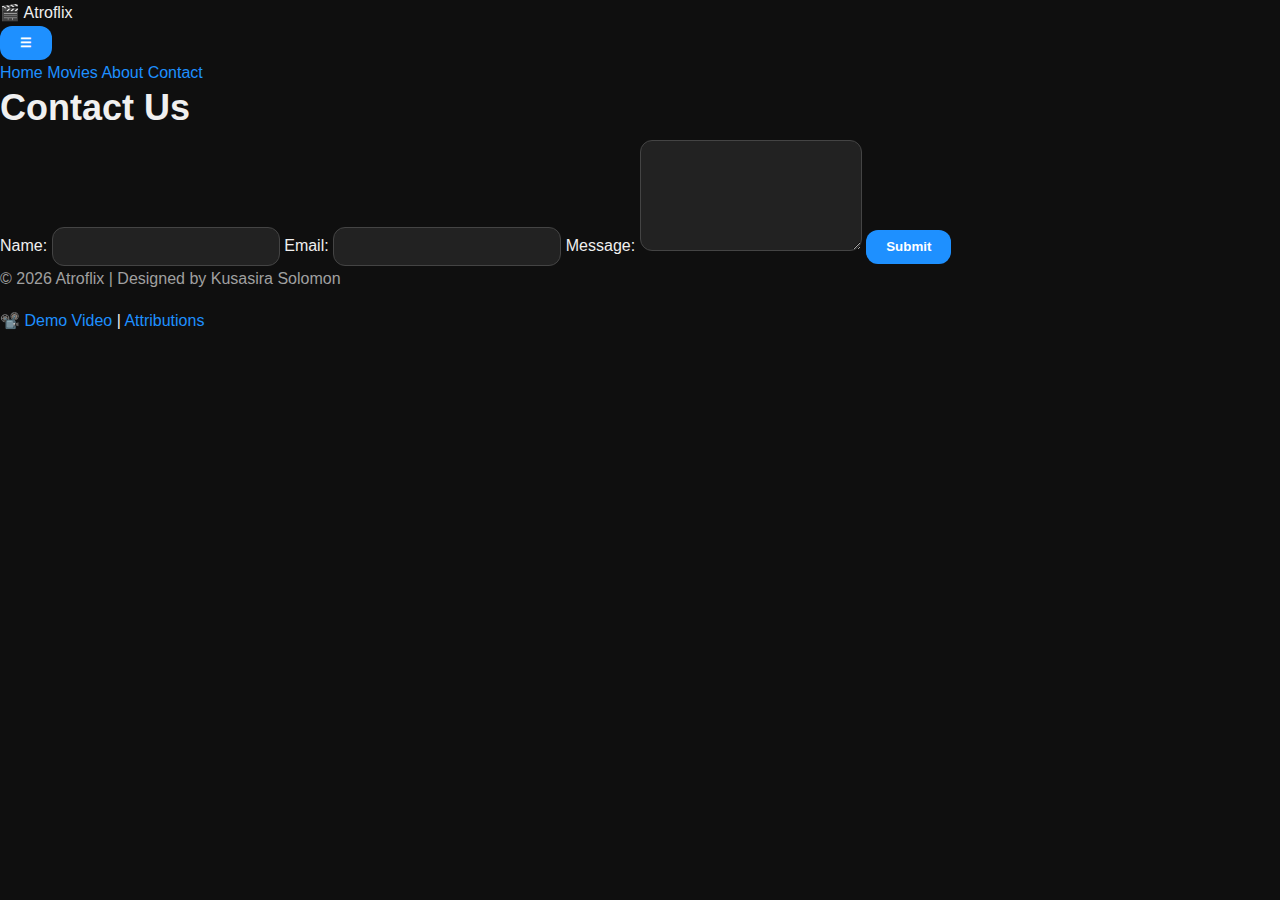
<file: chamber/finalproject/form.html>
<!-- form.html -->
<!DOCTYPE html>
<html lang="en">
<head>
  <meta charset="UTF-8" />
  <meta name="viewport" content="width=device-width, initial-scale=1.0" />
  <meta name="description" content="Submit your message to Atroflix." />
  <meta name="author" content="Kusasira Solomon" />
  <title>Atroflix | Contact Form</title>
  <link rel="stylesheet" href="styles/base.css" />
  <link rel="icon" href="favicon.ico" type="image/x-icon" />
</head>
<body>
  <header>
    <div class="logo">🎬 Atroflix</div>
    <button id="menuBtn" aria-label="Toggle Navigation">☰</button>
    <nav id="navMenu">
      <a href="index.html">Home</a>
      <a href="movies.html">Movies</a>
      <a href="about.html">About</a>
      <a href="contact.html" class="active">Contact</a>
    </nav>
  </header>

  <main>
    <h1>Contact Us</h1>
    <form action="thankyou.html" method="get">
      <label for="name">Name:</label>
      <input type="text" id="name" name="name" required />

      <label for="email">Email:</label>
      <input type="email" id="email" name="email" required />

      <label for="message">Message:</label>
      <textarea id="message" name="message" rows="5" required></textarea>

      <button type="submit">Submit</button>
    </form>
  </main>

  <footer>
    <p>&copy; <span id="year"></span> Atroflix | Designed by Kusasira Solomon</p>
    <a href="video.html">📽️ Demo Video</a> | 
    <a href="attributions.html">Attributions</a>
  </footer>
  <script>
    document.getElementById('year').textContent = new Date().getFullYear();
  </script>
</body>
</html>
</file>
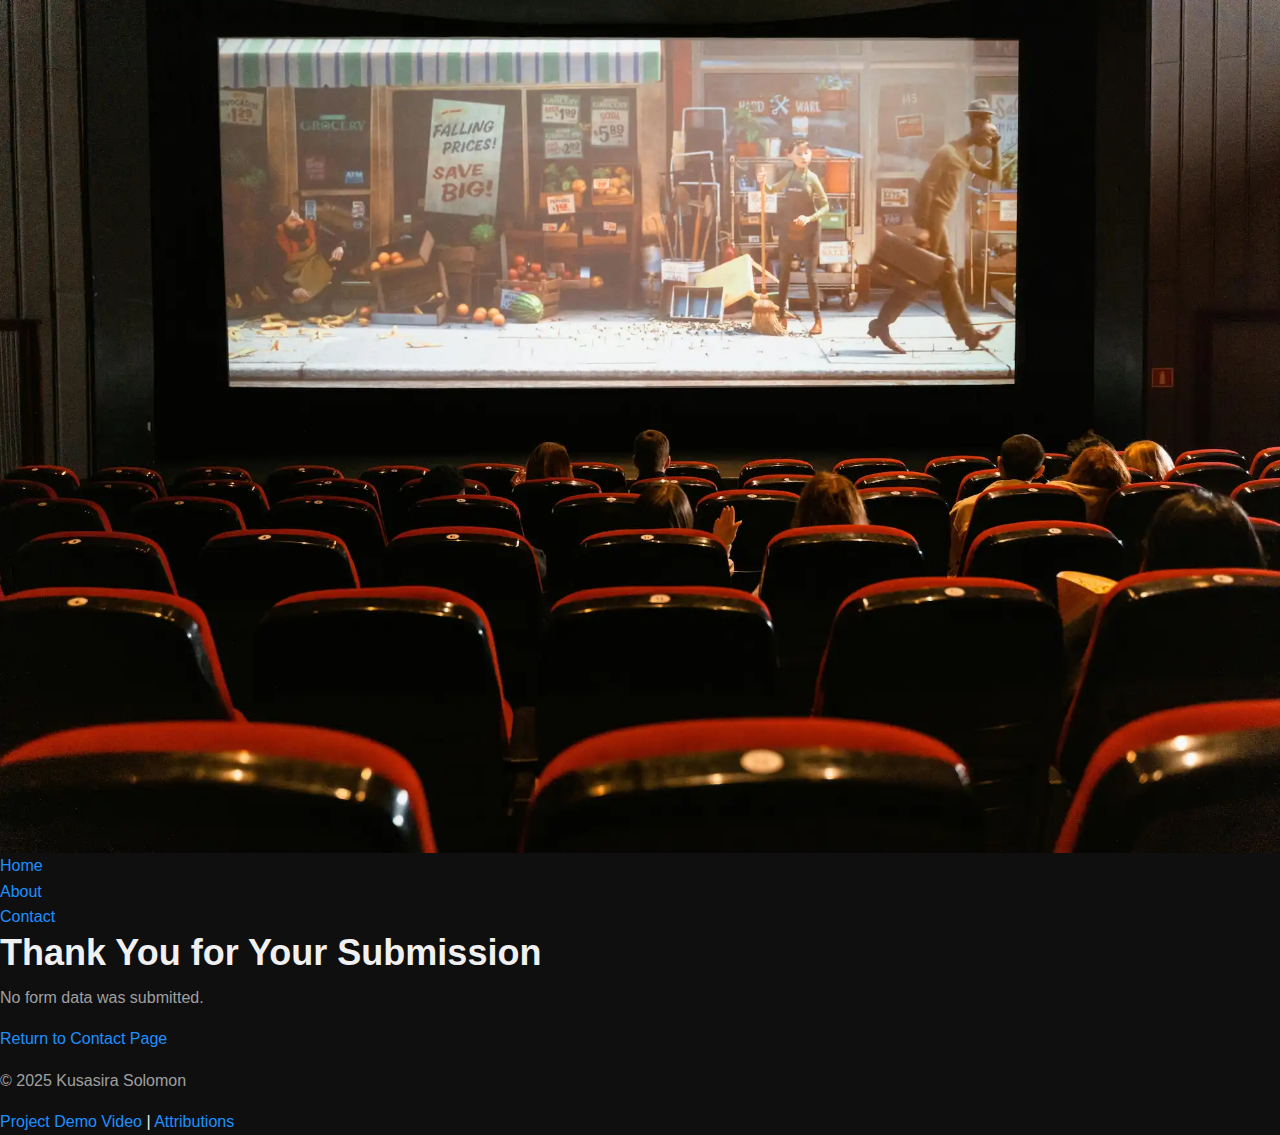
<file: chamber/finalproject/thankyou.html>
<!DOCTYPE html>
<html lang="en">
<head>
  <meta charset="UTF-8" />
  <meta name="viewport" content="width=device-width, initial-scale=1" />

  <title>Thank You - Atroflix</title>
  <meta name="description" content="View your submitted form data from Atroflix contact form." />
  <meta name="author" content="Kusasira Solomon" />

  <link rel="icon" href="images/favicon.ico" type="image/x-icon" />
  <link rel="stylesheet" href="styles/base.css" />

  <script defer>
    document.addEventListener('DOMContentLoaded', () => {
      const params = new URLSearchParams(window.location.search);
      const output = document.getElementById('formDataOutput');

      if (!params.toString()) {
        output.innerHTML = '<p>No form data was submitted.</p>';
        return;
      }

      const name = params.get('name') || 'N/A';
      const email = params.get('email') || 'N/A';
      const subject = params.get('subject') || 'N/A';
      const message = params.get('message') || 'N/A';

      output.innerHTML = `
        <h2>Submitted Information</h2>
        <dl>
          <dt>Name:</dt><dd>${name}</dd>
          <dt>Email:</dt><dd>${email}</dd>
          <dt>Subject:</dt><dd>${subject}</dd>
          <dt>Message:</dt><dd>${message}</dd>
        </dl>
      `;
    });
  </script>
</head>
<body>
  <header>
    <nav class="main-nav">
      <a href="index.html" class="logo" aria-label="Atroflix Home">
        <img src="images/logo.webp" alt="Atroflix Logo" />
      </a>
      <ul class="nav-menu">
        <li><a href="index.html">Home</a></li>
        <li><a href="about.html">About</a></li>
        <li><a href="contact.html">Contact</a></li>
      </ul>
    </nav>
  </header>

  <main>
    <section class="form-result">
      <h1>Thank You for Your Submission</h1>
      <div id="formDataOutput" aria-live="polite"></div>
      <p><a href="contact.html">Return to Contact Page</a></p>
    </section>
  </main>

  <footer>
    <p>© 2025 Kusasira Solomon</p>
    <a href="videos/demo-video.mp4" target="_blank" rel="noopener">Project Demo Video</a> |
    <a href="attributions.html">Attributions</a>
  </footer>
</body>
</html>
</file>
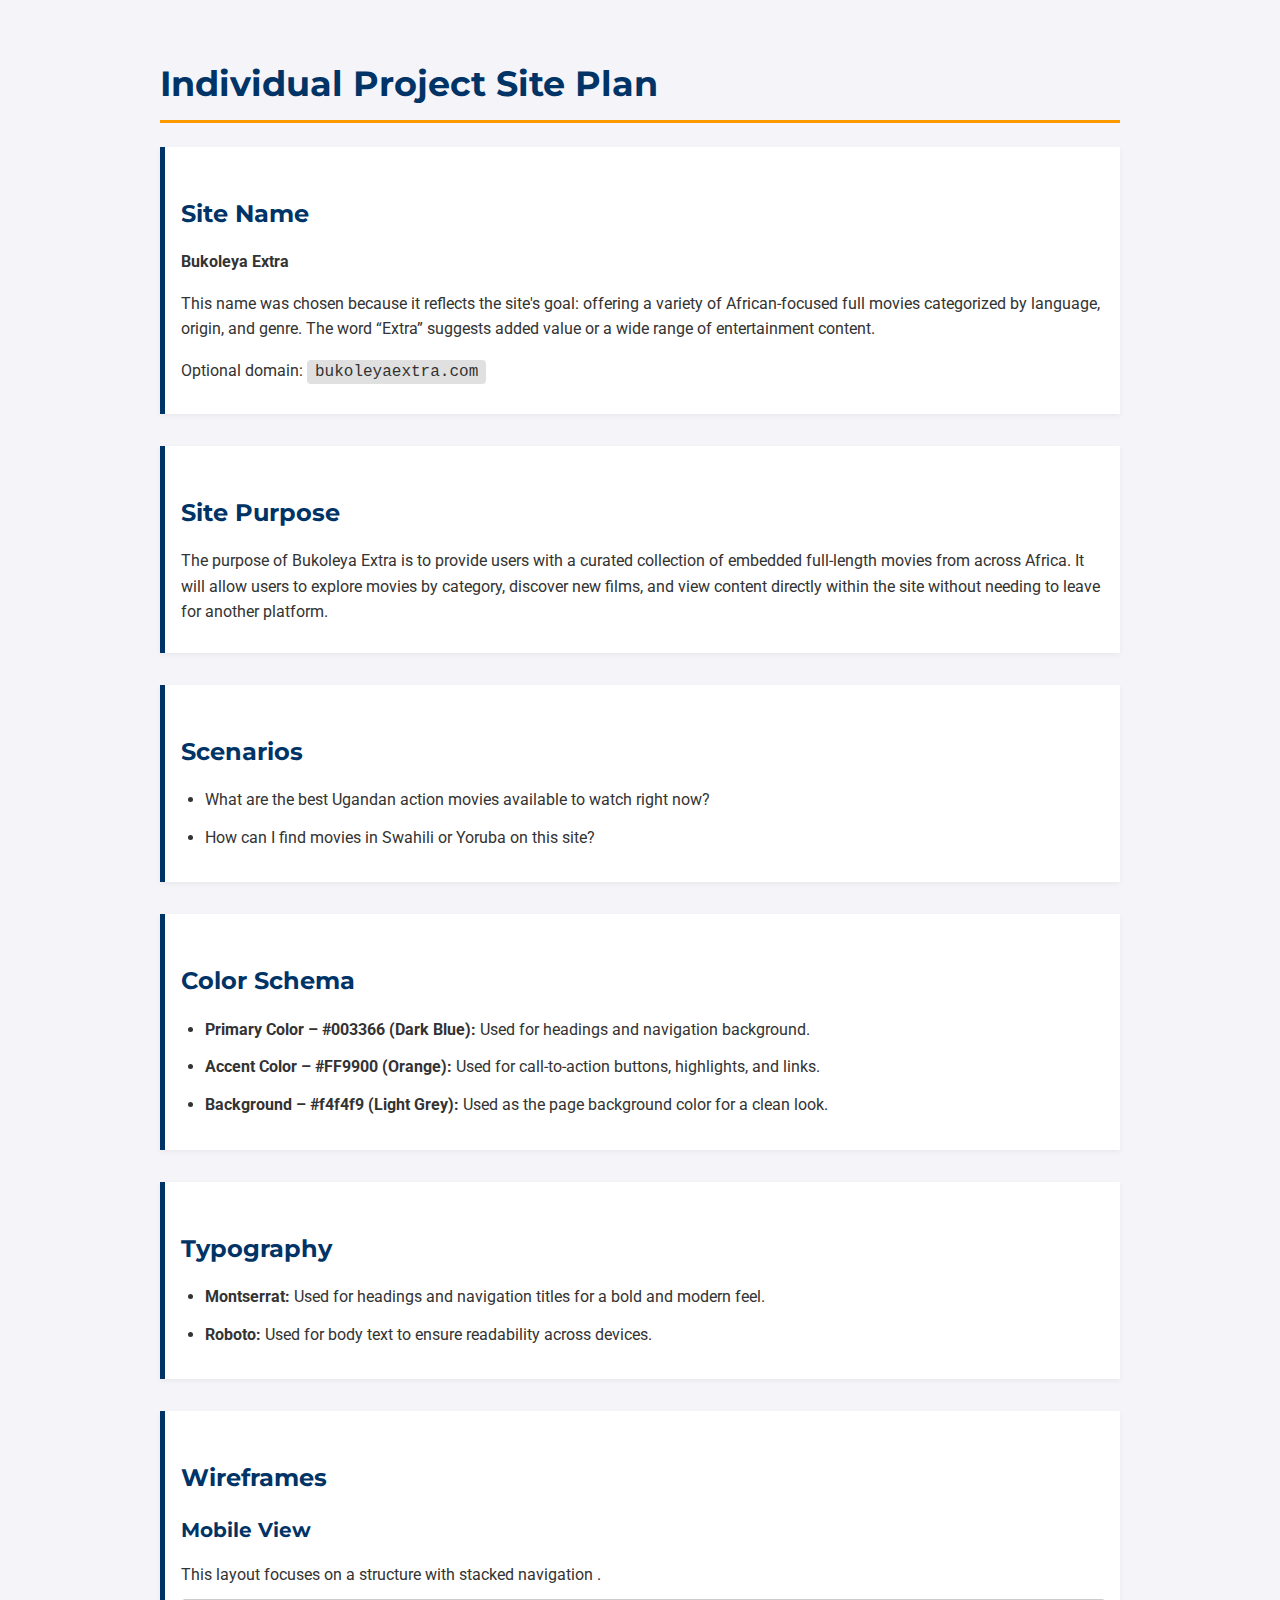
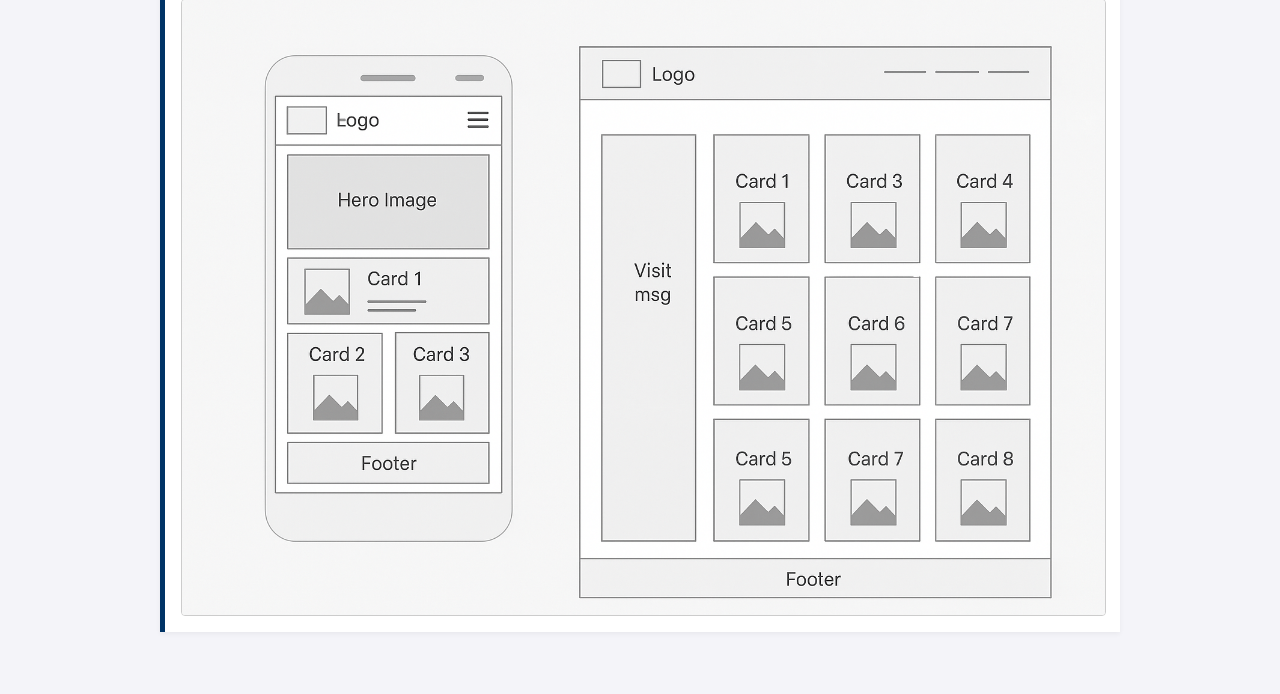
<file: chamber/site-plan/site-plan.html>
<!DOCTYPE html>
<html lang="en">
<head>
  <meta charset="UTF-8" />
  <meta name="viewport" content="width=device-width, initial-scale=1.0" />
  <title>Individual Project Site Plan</title>
  <link rel="stylesheet" href="styles/site-plan.css" />
  <style>
    /* Inline CSS if not using a separate file */
    body {
      font-family: 'Roboto', sans-serif;
      background-color: #f4f4f9;
      color: #333;
      padding: 2rem;
      max-width: 960px;
      margin: auto;
    }

    h1, h2 {
      color: #003366;
      font-family: 'Montserrat', sans-serif;
    }

    section {
      margin-bottom: 2rem;
    }

    code {
      background: #e0e0e0;
      padding: 0.2rem 0.5rem;
      border-radius: 4px;
      font-family: monospace;
    }

    .wireframes img {
      max-width: 100%;
      height: auto;
      border: 1px solid #ccc;
      margin-top: 0.5rem;
    }
  </style>
  <!-- Google Fonts -->
  <link href="https://fonts.googleapis.com/css2?family=Montserrat:wght@600&family=Roboto&display=swap" rel="stylesheet">
</head>
<body>
  <h1>Individual Project Site Plan</h1>

  <section>
    <h2>Site Name</h2>
    <p><strong>Bukoleya Extra</strong></p>
    <p>This name was chosen because it reflects the site's goal: offering a variety of African-focused full movies categorized by language, origin, and genre. The word “Extra” suggests added value or a wide range of entertainment content.</p>
    <p>Optional domain: <code>bukoleyaextra.com</code></p>
  </section>

  <section>
    <h2>Site Purpose</h2>
    <p>The purpose of Bukoleya Extra is to provide users with a curated collection of embedded full-length movies from across Africa. It will allow users to explore movies by category, discover new films, and view content directly within the site without needing to leave for another platform.</p>
  </section>

  <section>
    <h2>Scenarios</h2>
    <ul>
      <li>What are the best Ugandan action movies available to watch right now?</li>
      <li>How can I find movies in Swahili or Yoruba on this site?</li>
    </ul>
  </section>

  <section>
    <h2>Color Schema</h2>
    <ul>
      <li><strong>Primary Color – #003366 (Dark Blue):</strong> Used for headings and navigation background.</li>
      <li><strong>Accent Color – #FF9900 (Orange):</strong> Used for call-to-action buttons, highlights, and links.</li>
      <li><strong>Background – #f4f4f9 (Light Grey):</strong> Used as the page background color for a clean look.</li>
    </ul>
  </section>

  <section>
    <h2>Typography</h2>
    <ul>
      <li><strong>Montserrat:</strong> Used for headings and navigation titles for a bold and modern feel.</li>
      <li><strong>Roboto:</strong> Used for body text to ensure readability across devices.</li>
    </ul>
  </section>

  <section class="wireframes">
    <h2>Wireframes</h2>
    <h3>Mobile View</h3>
    <p>This layout focuses on a  structure with stacked navigation .</p>
    <img src="images/wireframe.png" alt="Mobile Wireframe">

    
  </section>
</body>
</html>
</file>
<file: styles/small.css>
body {
  font-family: 'Open Sans', sans-serif;
  margin: 0;
  padding: 0;
  background: #f8f8f8;
  color: #222;
}

header {
  display: flex;
  flex-direction: column;
  align-items: center;
  background: #004080;
  color: white;
  padding: 1rem;
}

header img {
  width: 80px;
  border-radius: 50%;
}

nav ul {
  display: none;
  list-style: none;
  padding: 0;
  flex-direction: column;
}

nav ul.show {
  display: flex;
}

nav a {
  color: white;
  text-decoration: none;
  padding: 0.5rem;
}

button#menu {
  background: none;
  border: none;
  color: white;
  font-size: 1.5rem;
}

main {
  padding: 1rem;
}

footer {
  text-align: center;
  background: #ccc;
  padding: 1rem;
}

.completed {
  background: #c2f0c2;
  border-left: 4px solid green;
  padding: 1rem;
  margin: 1rem 0;
  border-radius: 4px;
}

.card {
  background: #fff;
  padding: 1rem;
  margin: 1rem 0;
  border-left: 4px solid #004080;
  border-radius: 4px;
}
</file>
<file: styles/large.css>
/* Add to your existing stylesheet */

.filter-buttons {
  margin-bottom: 1rem;
}

.filter-buttons button {
  margin-right: 0.5rem;
  padding: 0.5rem 1rem;
  border: none;
  background-color: #0055a5;
  color: white;
  border-radius: 5px;
  cursor: pointer;
}

.filter-buttons button:hover {
  background-color: #003f7d;
}

#courseContainer > div {
  margin-bottom: 0.5rem;
  border: 1px solid #ccc;
  padding: 0.5rem;
  border-radius: 0.5rem;
  background-color: #f9f9f9;
}

.completed {
  background-color: #e0ffe0;
  border-left: 5px solid green;
  font-weight: bold;
}
</file>
<file: chamber/finalproject/styles/layout.css>
/* layout.css - Modern structure and responsive layout */

:root {
  --primary-color: #1e90ff;
  --accent-color: #63a4ff;
  --bg-dark: #111;
  --bg-light: #1b1b1b;
  --text-light: #eee;
  --text-muted: #aaa;
}

/* HEADER */
header {
  background-color: var(--bg-light);
  padding: 1rem 2rem;
  position: sticky;
  top: 0;
  z-index: 1000;
  box-shadow: 0 2px 10px rgba(0, 0, 0, 0.4);
}

/* Logo */
header .logo img {
  height: 45px;
  width: auto;
}

/* Main nav container */
.main-nav {
  display: flex;
  align-items: center;
  justify-content: space-between;
  max-width: 1200px;
  margin: 0 auto;
}

/* Nav links */
.nav-menu {
  list-style: none;
  display: flex;
  gap: 2rem;
  margin: 0;
  padding: 0;
}

.nav-menu li a {
  font-weight: 600;
  font-size: 1rem;
  color: var(--text-light);
  position: relative;
  text-decoration: none;
  transition: color 0.3s ease, border-bottom 0.3s ease;
}

.nav-menu li a:hover,
.nav-menu li a:focus,
.nav-menu li a[aria-current="page"] {
  color: var(--accent-color);
  border-bottom: 2px solid var(--accent-color);
  outline: none;
}

/* Hamburger for mobile */
.nav-toggle {
  display: none;
  font-size: 2rem;
  background: none;
  border: none;
  color: var(--primary-color);
  cursor: pointer;
}

/* MAIN CONTENT */
main {
  max-width: 1200px;
  margin: 2rem auto;
  padding: 0 1rem;
  min-height: 60vh;
  color: var(--text-light);
}

/* FOOTER */
footer {
  background-color: var(--bg-light);
  color: var(--text-muted);
  padding: 2rem 1rem;
  text-align: center;
  font-size: 0.95rem;
  border-top: 2px solid var(--primary-color);
  box-shadow: 0 -4px 12px rgba(30, 144, 255, 0.1);
  margin-top: 4rem;
}

/* NAVIGATION FOR SMALL SCREENS */
@media (max-width: 768px) {
  .nav-menu {
    flex-direction: column;
    position: absolute;
    right: 1rem;
    top: 65px;
    background-color: #121212;
    border: 1px solid var(--primary-color);
    border-radius: 6px;
    padding: 1rem 0;
    width: 200px;
    display: none;
    z-index: 999;
  }

  .nav-menu.open {
    display: flex;
  }

  .nav-menu li a {
    padding: 1rem 1.5rem;
    border-bottom: 1px solid #222;
  }

  .nav-toggle {
    display: block;
  }
}

/* ========== MOVIE GRID ========== */
.items-grid {
  display: grid;
  grid-template-columns: repeat(auto-fit, minmax(250px, 1fr));
  gap: 2rem;
  padding: 2rem 1rem;
  background-color: var(--bg-dark);
  color: #fff;
}

/* ========== MOVIE CARD ========== */
.items-card {
  background-color: #1c1c1c;
  border-radius: 14px;
  overflow: hidden;
  box-shadow: 0 6px 20px rgba(30, 144, 255, 0.1);
  display: flex;
  flex-direction: column;
  transition: transform 0.3s ease, box-shadow 0.3s ease;
}

.items-card:hover {
  transform: translateY(-8px);
  box-shadow: 0 10px 28px rgba(30, 144, 255, 0.2);
}

.items-card img {
  width: 100%;
  height: auto;
  display: block;
}

.items-card .card-content {
  padding: 1.25rem;
  display: flex;
  flex-direction: column;
  gap: 0.75rem;
}

.items-card h3 {
  font-size: 1.3rem;
  margin: 0;
  color: var(--accent-color);
}

.items-card p {
  font-size: 0.95rem;
  line-height: 1.5;
  color: #ccc;
}

/* Extra Small Screens */
@media (max-width: 480px) {
  .items-grid {
    padding: 1rem;
  }

  .items-card .card-content {
    padding: 1rem;
  }

  .items-card h3 {
    font-size: 1.1rem;
  }
}
</file>
<file: chamber/finalproject/styles/components.css>
/* components.css - Modern UI components */

/* BUTTONS */
.btn {
  display: inline-flex;
  align-items: center;
  justify-content: center;
  gap: 0.5rem;
  padding: 0.75rem 1.5rem;
  font-size: 1rem;
  font-weight: 600;
  border: none;
  border-radius: 8px;
  background: linear-gradient(135deg, #1e90ff, #63a4ff);
  color: #fff;
  cursor: pointer;
  box-shadow: 0 4px 10px rgba(30, 144, 255, 0.4);
  transition: all 0.3s ease;
  text-decoration: none;
}

.btn:hover,
.btn:focus {
  background: linear-gradient(135deg, #63a4ff, #1e90ff);
  transform: translateY(-2px);
  box-shadow: 0 6px 16px rgba(30, 144, 255, 0.5);
  outline: none;
}

/* CARDS */
.card {
  background-color: #1f1f1f;
  border-radius: 12px;
  box-shadow: 0 6px 20px rgba(30, 144, 255, 0.15);
  padding: 1.5rem;
  margin-bottom: 2rem;
  color: #ddd;
  transition: transform 0.3s ease, box-shadow 0.3s ease;
}

.card:hover,
.card:focus-within {
  transform: translateY(-6px);
  box-shadow: 0 10px 28px rgba(30, 144, 255, 0.4);
}

.card h3 {
  margin-bottom: 0.75rem;
  color: #1e90ff;
  font-size: 1.5rem;
  font-weight: 700;
}

.card p {
  font-size: 1rem;
  line-height: 1.6;
}

/* MODALS */
.modal {
  position: fixed;
  top: 0;
  left: 0;
  width: 100%;
  height: 100%;
  background-color: rgba(18, 18, 18, 0.9);
  display: none;
  align-items: center;
  justify-content: center;
  padding: 1rem;
  z-index: 2000;
}

.modal.active {
  display: flex;
}

.modal-content {
  background: #2a2a2a;
  padding: 2rem;
  border-radius: 12px;
  max-width: 600px;
  width: 100%;
  box-shadow: 0 12px 36px rgba(30, 144, 255, 0.4);
  color: #f0f0f0;
  position: relative;
  transition: transform 0.3s ease;
}

.modal-content:focus-within {
  transform: scale(1.02);
}

.modal-close {
  position: absolute;
  top: 0.75rem;
  right: 1rem;
  font-size: 1.5rem;
  background: none;
  border: none;
  color: #1e90ff;
  cursor: pointer;
}

.modal-close:hover,
.modal-close:focus {
  color: #63a4ff;
  transform: scale(1.2);
  transition: transform 0.2s ease;
}

/* FORMS */
form {
  background-color: #1a1a1a;
  padding: 2rem;
  border-radius: 10px;
  box-shadow: 0 4px 16px rgba(30, 144, 255, 0.25);
  max-width: 600px;
  margin: 0 auto 2rem auto;
  display: flex;
  flex-direction: column;
  gap: 1rem;
}

form label {
  font-weight: 600;
  color: #1e90ff;
  margin-bottom: 0.25rem;
}

form input,
form textarea,
form select {
  background-color: #222;
  border: 1px solid #444;
  border-radius: 6px;
  padding: 0.75rem;
  width: 100%;
  color: #eee;
  font-size: 1rem;
  transition: border 0.3s ease, box-shadow 0.3s ease;
}

form input:focus,
form textarea:focus,
form select:focus {
  border-color: #1e90ff;
  box-shadow: 0 0 5px rgba(30, 144, 255, 0.5);
  outline: none;
}

form textarea {
  resize: vertical;
  min-height: 120px;
}

form button[type="submit"] {
  background: linear-gradient(135deg, #1e90ff, #63a4ff);
  color: white;
  border: none;
  padding: 0.75rem 1.5rem;
  font-weight: 600;
  font-size: 1rem;
  border-radius: 6px;
  cursor: pointer;
  box-shadow: 0 4px 12px rgba(30, 144, 255, 0.4);
  transition: background 0.3s ease, transform 0.2s ease;
}

form button[type="submit"]:hover,
form button[type="submit"]:focus {
  background: linear-gradient(135deg, #63a4ff, #1e90ff);
  transform: translateY(-2px);
}
</file>
<file: chamber/finalproject/styles/responsive.css>
/* responsive.css - Modern responsive adjustments */

/* Small phones (320px - 480px) */
@media (max-width: 480px) {
  body {
    font-size: 14px;
    line-height: 1.6;
    background-color: #0f0f0f;
    color: #eee;
  }

  header {
    padding: 0.75rem 1rem;
  }

  header .logo img {
    height: 30px;
  }

  .main-nav {
    padding: 0 0.5rem;
  }

  .nav-menu {
    width: 180px;
    top: 58px; /* Adjust for smaller header */
  }

  .nav-menu li a {
    font-size: 0.95rem;
    padding: 0.75rem 1.25rem;
  }

  main {
    margin: 1rem auto;
    padding: 0 0.75rem;
  }

  .items-grid {
    gap: 1.25rem;
  }

  .items-card .card-content {
    padding: 1rem;
  }

  footer {
    font-size: 0.8rem;
    padding: 1rem 0.75rem;
  }
}

/* Medium phones and up (481px - 768px) */
@media (min-width: 481px) and (max-width: 768px) {
  body {
    font-size: 15px;
  }

  header .logo img {
    height: 35px;
  }

  .main-nav {
    padding: 0 1rem;
  }

  main {
    margin: 1.5rem auto;
    padding: 0 1rem;
  }

  .items-grid {
    padding: 1.5rem;
  }

  footer {
    font-size: 0.9rem;
  }
}

/* Tablets and small desktops (769px - 1024px) */
@media (min-width: 769px) and (max-width: 1024px) {
  body {
    font-size: 16px;
  }

  header .logo img {
    height: 40px;
  }

  main {
    margin: 2rem auto;
    padding: 0 1.5rem;
  }

  .items-grid {
    padding: 2rem;
  }
}

/* Large desktops (1025px and up) */
@media (min-width: 1025px) {
  body {
    font-size: 17px;
  }

  header .logo img {
    height: 45px;
  }

  main {
    margin: 2.5rem auto;
    padding: 0 2rem;
  }

  .items-grid {
    padding: 2.5rem;
    gap: 2rem;
  }
}
</file>
<file: chamber/styles/base.css>
:root {
    --primary-color: #396e94;
    --secondary-color: #e7c24f;
    --accent-color: #a43312;
    --background-color: #f5f5f5;
    --text-color: #333;
}

* {
    box-sizing: border-box;
}

body {
    font-family: 'Roboto', Arial, sans-serif;
    line-height: 1.6;
    color: var(--text-color);
    background-color: var(--background-color);
    margin: 0;
    padding: 0;
    min-height: 100vh;
    display: flex;
    flex-direction: column;
}

header, footer {
    background-color: var(--primary-color);
    color: white;
    padding: 1rem;
    text-align: center;
}

nav {
    background-color: var(--secondary-color);
    padding: 0.5rem;
}

nav ul {
    display: flex;
    list-style-type: none;
    padding: 0;
    justify-content: space-around;
    margin: 0;
}

nav a {
    color: var(--text-color);
    text-decoration: none;
    padding: 0.5rem 1rem;
    font-weight: bold;
}

nav a:hover {
    background-color: var(--primary-color);
    color: white;
    border-radius: 5px;
}

.active {
    background-color: var(--accent-color);
    color: white;
}

main {
    flex: 1;
    padding: 1rem;
    max-width: 1200px;
    margin: 0 auto;
    width: 100%;
}

.member-card {
    background-color: white;
    border-radius: 8px;
    box-shadow: 0 2px 5px rgba(0,0,0,0.1);
    padding: 1rem;
    margin-bottom: 1rem;
}

.view-toggle {
    text-align: center;
    margin: 1rem 0;
}

.view-toggle button {
    padding: 0.5rem 1rem;
    margin: 0 0.5rem;
    background-color: var(--secondary-color);
    border: none;
    border-radius: 5px;
    cursor: pointer;
    font-weight: bold;
}

.view-toggle button:hover {
    background-color: var(--accent-color);
    color: white;
}
</file>
<file: chamber/styles/larger.css>
/* Tablet and Desktop Styles */
@media screen and (min-width: 768px) {
    header {
        display: flex;
        justify-content: space-between;
        align-items: center;
        padding: 1rem 2rem;
    }

    #menu-button {
        display: none;
    }

    .grid-view {
        display: grid;
        grid-template-columns: repeat(auto-fit, minmax(300px, 1fr));
        gap: 1.5rem;
    }

    footer {
        display: grid;
        grid-template-columns: 1fr 1fr;
        text-align: left;
        padding: 2rem;
    }

    .contact-info, .dev-info {
        padding: 0 2rem;
    }
}

/* Large Desktop Styles */
@media screen and (min-width: 1024px) {
    .grid-view {
        grid-template-columns: repeat(auto-fit, minmax(350px, 1fr));
    }
}
</file>
<file: chamber/styles/hf.css>
/* Modern Header and Footer Styling */

header {
  background-color: #1e3a8a;
  color: white;
  padding: 1rem 1.5rem;
  box-shadow: 0 2px 10px rgba(0, 0, 0, 0.1);
}

.header-content {
  display: flex;
  align-items: center;
  justify-content: space-between;
  flex-wrap: wrap;
}

.header-content h1 {
  font-size: 1.75rem;
  margin: 0;
}

#menu-button {
  font-size: 1.5rem;
  background: none;
  border: 2px solid white;
  border-radius: 6px;
  color: white;
  padding: 0.5rem 0.75rem;
  cursor: pointer;
  transition: background-color 0.3s, transform 0.3s;
}

#menu-button:hover {
  background-color: rgba(255, 255, 255, 0.2);
  transform: scale(1.05);
}

nav#primary-nav ul {
  list-style: none;
  display: flex;
  flex-wrap: wrap;
  gap: 1rem;
  padding: 0;
  margin: 1rem 0 0 0;
  justify-content: center;
}

nav#primary-nav a {
  text-decoration: none;
  color: white;
  font-weight: 500;
  padding: 0.5rem 1rem;
  border-radius: 6px;
  transition: background-color 0.3s;
}

nav#primary-nav a:hover,
nav#primary-nav a.active {
  background-color: rgba(255, 255, 255, 0.2);
}

footer {
  background-color: #1e3a8a;
  color: white;
  padding: 2rem 1rem;
  text-align: center;
  font-size: 0.95rem;
  line-height: 1.6;
  border-top: 4px solid #0f172a;
}

.footer-content {
  max-width: 960px;
  margin: 0 auto;
}

.contact-info address,
.dev-info p {
  margin: 0.5rem 0;
}

.contact-info a,
.dev-info a {
  color: #e0e7ff;
  text-decoration: none;
}

.contact-info a:hover,
.dev-info a:hover {
  text-decoration: underline;
}
</file>
<file: chamber/styles/modernise.css>
/* Modern styling for directory page */

body {
  font-family: 'Segoe UI', Tahoma, Geneva, Verdana, sans-serif;
  background-color: #f4f6f8;
  color: #333;
  margin: 0;
}

h2 {
  text-align: center;
  margin: 1.5rem 0;
  font-size: 2rem;
  color: #004d99;
}

.view-controls {
  display: flex;
  justify-content: center;
  gap: 1rem;
  margin-bottom: 1.5rem;
}

.view-controls button {
  background-color: #e0e7ff;
  color: #1e3a8a;
  border: none;
  padding: 0.6rem 1.2rem;
  border-radius: 8px;
  font-weight: bold;
  cursor: pointer;
  transition: background-color 0.3s;
}

.view-controls button:hover,
.view-controls button.active {
  background-color: #1e3a8a;
  color: white;
}

.directory-footer {
  text-align: center;
  padding: 1rem;
  background-color: #fff;
  font-size: 0.9rem;
  color: #666;
  border-top: 1px solid #ccc;
}

.member-card {
  background-color: white;
  border-radius: 12px;
  overflow: hidden;
  box-shadow: 0 4px 12px rgba(0, 0, 0, 0.08);
  padding: 1rem;
  transition: transform 0.3s, box-shadow 0.3s;
}

.member-card:hover {
  transform: translateY(-4px);
  box-shadow: 0 8px 20px rgba(0, 0, 0, 0.1);
}

.member-card img {
  max-width: 100%;
  height: auto;
  margin-bottom: 1rem;
  border-radius: 8px;
}

.member-card h3 {
  color: #004d99;
  margin-bottom: 0.5rem;
}

.member-card a {
  display: inline-block;
  margin-top: 0.5rem;
  color: #1e40af;
  text-decoration: none;
  font-weight: 500;
}

.member-card a:hover {
  text-decoration: underline;
}

/* List view specifics */
.list-view .member-card {
  display: flex;
  align-items: flex-start;
  gap: 1.5rem;
  padding: 1rem;
}

.list-view .member-card img {
  width: 120px;
  height: auto;
  border-radius: 8px;
}

.list-view .member-card div {
  display: flex;
  flex-direction: column;
}
</file>
<file: chamber/styles/base1.css>
/* base1.css - Mobile First Styles */
:root {
  --primary-color: #2c3e50;
  --accent-color: #3498db;
  --bg-color: #f4f4f4;
  --text-color: #333;
  --border-radius: 8px;
}

* {
  box-sizing: border-box;
  margin: 0;
  padding: 0;
}

body {
  font-family: Arial, sans-serif;
  background-color: var(--bg-color);
  color: var(--text-color);
  line-height: 1.6;
  padding: 1rem;
}

header {
  background-color: var(--primary-color);
  color: white;
  padding: 1rem 0;
  text-align: center;
}

nav ul {
  list-style: none;
  display: flex;
  flex-direction: column;
  gap: 0.5rem;
}

nav a {
  color: white;
  text-decoration: none;
  font-weight: bold;
}

nav a.active,
nav a:hover {
  color: var(--accent-color);
}

h1 {
  font-size: 1.5rem;
  margin: 1rem 0;
  text-align: center;
}

.discover-grid {
  display: flex;
  flex-direction: column;
  gap: 1rem;
}

.sidebar {
  background-color: white;
  padding: 1rem;
  border-radius: var(--border-radius);
  box-shadow: 0 2px 5px rgba(0, 0, 0, 0.1);
}

.card-container {
  display: grid;
  grid-template-columns: 1fr;
  gap: 1rem;
}

.card {
  background-color: white;
  border-radius: var(--border-radius);
  box-shadow: 0 2px 5px rgba(0, 0, 0, 0.1);
  padding: 1rem;
  text-align: center;
}

.card img {
  width: 100%;
  height: auto;
  border-radius: var(--border-radius);
}

.card h2 {
  margin: 0.5rem 0;
}

.card address {
  font-style: normal;
  color: #555;
  margin-bottom: 0.5rem;
}

.card button {
  background-color: var(--accent-color);
  color: white;
  border: none;
  padding: 0.5rem 1rem;
  border-radius: var(--border-radius);
  cursor: pointer;
  transition: background-color 0.3s ease;
}

.card button:hover {
  background-color: #2980b9;
}

footer {
  margin-top: 2rem;
  text-align: center;
  font-size: 0.9rem;
}
</file>
<file: chamber/styles/large1.css>
/* large1.css - Styles for large screens */
@media screen and (min-width: 768px) {
  nav ul {
    flex-direction: row;
    justify-content: center;
    gap: 2rem;
  }

  .discover-grid {
    display: grid;
    grid-template-areas:
      "title title"
      "sidebar cards";
    grid-template-columns: 1fr 3fr;
    gap: 2rem;
    align-items: start;
  }

  h1 {
    grid-area: title;
    font-size: 2rem;
    text-align: left;
  }

  .sidebar {
    grid-area: sidebar;
  }

  .card-container {
    grid-area: cards;
    grid-template-columns: repeat(auto-fit, minmax(250px, 1fr));
  }

  .card {
    text-align: left;
  }

  .card img {
    height: 200px;
    object-fit: cover;
  }
}
</file>
<file: chamber/site-plan/styles/site-plan.css>
/* Base styles */
body {
  font-family: 'Roboto', sans-serif;
  background-color: #f4f4f9;
  color: #333;
  margin: 0;
  padding: 2rem;
  max-width: 960px;
  margin-left: auto;
  margin-right: auto;
  line-height: 1.6;
}

/* Headings */
h1, h2, h3 {
  font-family: 'Montserrat', sans-serif;
  color: #003366;
  margin-bottom: 0.5rem;
}

h1 {
  font-size: 2.2rem;
  border-bottom: 3px solid #FF9900;
  padding-bottom: 0.5rem;
  margin-bottom: 1.5rem;
}

h2 {
  font-size: 1.5rem;
  margin-top: 2rem;
}

h3 {
  font-size: 1.25rem;
  margin-top: 1rem;
}

/* Paragraphs and Lists */
p, li {
  font-size: 1rem;
  margin-bottom: 0.75rem;
}

ul {
  padding-left: 1.5rem;
}

/* Inline code element */
code {
  background: #e0e0e0;
  padding: 0.2rem 0.5rem;
  border-radius: 4px;
  font-family: monospace;
}

/* Sections */
section {
  margin-bottom: 2rem;
  padding: 1rem;
  background-color: #ffffff;
  border-left: 5px solid #003366;
  box-shadow: 0 2px 5px rgba(0, 0, 0, 0.05);
}

/* Wireframe images */
.wireframes img {
  display: block;
  max-width: 100%;
  height: auto;
  border: 1px solid #ccc;
  margin-top: 0.5rem;
  border-radius: 4px;
}

/* Links */
a {
  color: #FF9900;
  text-decoration: none;
}

a:hover {
  text-decoration: underline;
}
</file>
<file: chamber/finalproject/styles/base.css>
/* base.css - Global styles, variables, and resets */

/* ========== CSS RESET ========== */
*,
*::before,
*::after {
  margin: 0;
  padding: 0;
  box-sizing: border-box;
}

/* ========== ROOT VARIABLES ========== */
:root {
  --font-family: 'Segoe UI', 'Roboto', 'Helvetica Neue', sans-serif;
  --primary-color: #1e90ff;
  --accent-color: #63a4ff;
  --bg-dark: #0f0f0f;
  --bg-light: #1b1b1b;
  --text-light: #f0f0f0;
  --text-muted: #a0a0a0;
  --card-bg: #1c1c1c;
  --border-radius: 12px;
  --transition-speed: 0.3s;
}

/* ========== BASE HTML ========== */
html {
  scroll-behavior: smooth;
}

body {
  font-family: var(--font-family);
  background-color: var(--bg-dark);
  color: var(--text-light);
  font-size: 16px;
  line-height: 1.6;
}

/* ========== HEADINGS ========== */
h1, h2, h3, h4, h5, h6 {
  font-weight: 700;
  color: var(--text-light);
  line-height: 1.3;
  margin-bottom: 0.5rem;
}

h1 { font-size: 2.25rem; }
h2 { font-size: 1.75rem; }
h3 { font-size: 1.5rem; }
h4 { font-size: 1.25rem; }
h5 { font-size: 1rem; }
h6 { font-size: 0.875rem; }

/* ========== PARAGRAPHS ========== */
p {
  margin-bottom: 1rem;
  color: var(--text-muted);
}

/* ========== LINKS ========== */
a {
  color: var(--primary-color);
  text-decoration: none;
  transition: color var(--transition-speed);
}

a:hover,
a:focus {
  color: var(--accent-color);
  outline: none;
}

/* ========== BUTTONS ========== */
button {
  font-family: inherit;
  background-color: var(--primary-color);
  color: #fff;
  border: none;
  padding: 0.6rem 1.25rem;
  border-radius: var(--border-radius);
  cursor: pointer;
  font-weight: 600;
  transition: background-color var(--transition-speed), box-shadow var(--transition-speed);
}

button:hover,
button:focus {
  background-color: var(--accent-color);
  box-shadow: 0 4px 10px rgba(30, 144, 255, 0.3);
  outline: none;
}

/* ========== IMAGES ========== */
img {
  max-width: 100%;
  height: auto;
  display: block;
}

/* ========== FORMS ========== */
input,
textarea,
select {
  font-family: inherit;
  font-size: 1rem;
  padding: 0.6rem;
  border: 1px solid #444;
  border-radius: var(--border-radius);
  background-color: #222;
  color: var(--text-light);
  transition: border var(--transition-speed);
}

input:focus,
textarea:focus,
select:focus {
  border-color: var(--primary-color);
  outline: none;
}

/* ========== UTILITY CLASSES ========== */
.text-center {
  text-align: center;
}

.mt-1 { margin-top: 1rem; }
.mt-2 { margin-top: 2rem; }
.mb-1 { margin-bottom: 1rem; }
.mb-2 { margin-bottom: 2rem; }

.flex {
  display: flex;
}
.flex-center {
  display: flex;
  align-items: center;
  justify-content: center;
}
.grid {
  display: grid;
  gap: 1rem;
}
</file>
<file: chamber/styles/thankyou.css>
/* Reset and base styles */
*, *::before, *::after {
  box-sizing: border-box;
}

body {
  font-family: 'Segoe UI', Tahoma, Geneva, Verdana, sans-serif;
  margin: 0;
  background: #f4f7f8;
  color: #333;
  line-height: 1.6;
  min-height: 100vh;
  display: flex;
  flex-direction: column;
}

a {
  color: #1a73e8;
  text-decoration: none;
}

a:hover,
a:focus {
  text-decoration: underline;
  outline: none;
}

header {
  background-color: #003366;
  color: #fff;
  padding: 1.5rem 2rem;
  display: flex;
  justify-content: space-between;
  align-items: center;
  flex-wrap: wrap;
}

header h1 {
  margin: 0;
  font-size: 1.75rem;
  font-weight: 700;
  letter-spacing: 2px;
  text-transform: uppercase;
}

nav {
  display: flex;
  gap: 1.25rem;
}

nav a {
  font-weight: 600;
  font-size: 1rem;
  padding: 0.25rem 0.5rem;
  border-radius: 4px;
  transition: background-color 0.3s ease;
}

nav a:hover,
nav a:focus {
  background-color: #0055a5;
  color: #fff;
}

main {
  flex-grow: 1;
  padding: 2rem 1rem;
  max-width: 700px;
  margin: 2rem auto;
  background: #fff;
  box-shadow: 0 4px 15px rgb(0 0 0 / 0.1);
  border-radius: 10px;
}

.thankyou-message {
  text-align: center;
}

.thankyou-message h2 {
  font-size: 2rem;
  margin-bottom: 0.5rem;
  color: #0078d7;
}

.thankyou-message p#greeting {
  font-size: 1.25rem;
  font-weight: 600;
  margin-bottom: 2rem;
  color: #333;
}

.thankyou-message h3 {
  font-size: 1.5rem;
  margin-bottom: 1rem;
  border-bottom: 2px solid #0078d7;
  padding-bottom: 0.3rem;
  display: inline-block;
}

ul {
  list-style: none;
  padding: 0;
  max-width: 400px;
  margin: 0 auto;
  text-align: left;
  font-size: 1.1rem;
  line-height: 1.5;
  color: #444;
}

ul li {
  padding: 0.5rem 0;
  border-bottom: 1px solid #e0e0e0;
}

ul li strong {
  width: 180px;
  display: inline-block;
  color: #0078d7;
}

footer {
  background-color: #003366;
  color: #bbb;
  text-align: center;
  padding: 1rem 1rem;
  font-size: 0.9rem;
  margin-top: auto;
  user-select: none;
}

/* Responsive */
@media (max-width: 480px) {
  header {
    flex-direction: column;
    text-align: center;
  }

  nav {
    margin-top: 1rem;
    justify-content: center;
    flex-wrap: wrap;
  }

  ul {
    max-width: 100%;
    padding: 0 1rem;
  }
}
</file>
